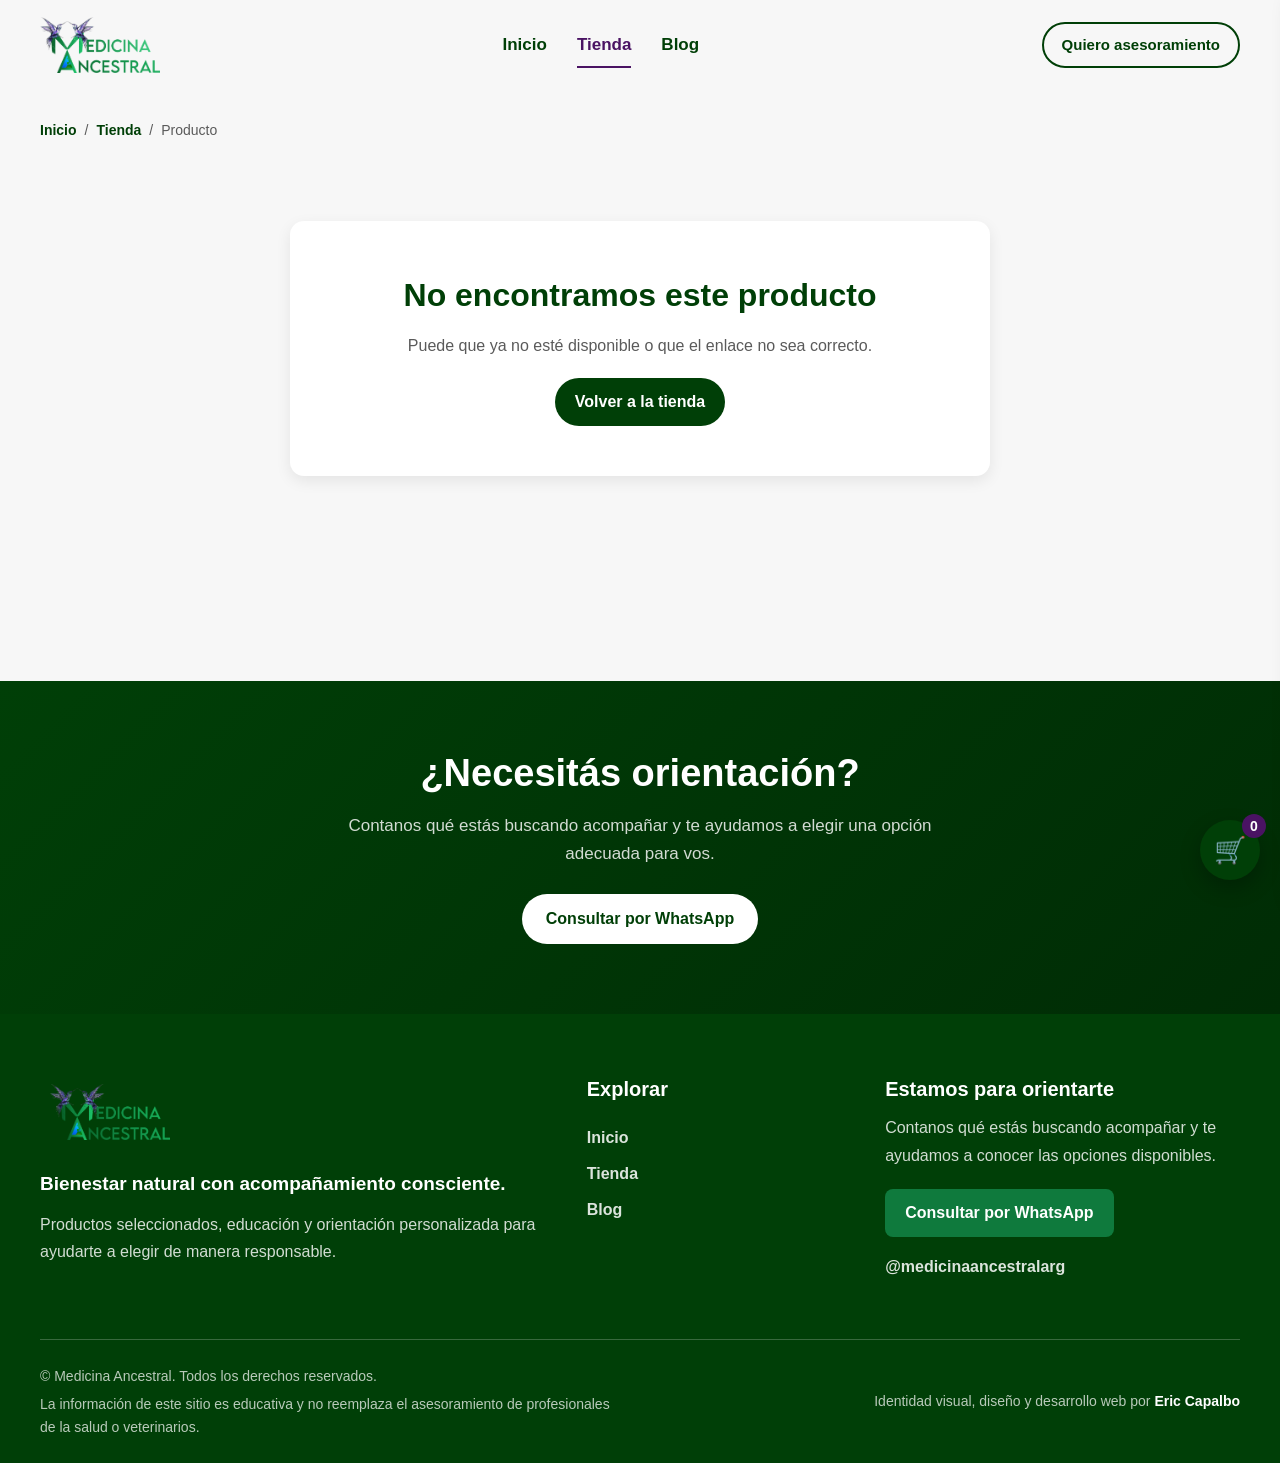
<file: producto.html>
<!DOCTYPE html>
<html lang="es">
<head>
  <meta charset="UTF-8">

  <meta
    name="viewport"
    content="width=device-width, initial-scale=1.0"
  >

  <meta
  name="description"
  id="meta-description-producto"
  content="Información del producto seleccionado en Medicina Ancestral."
  >

  <title>Producto | Medicina Ancestral</title>

  <link rel="stylesheet" href="./css/style.css">
</head>

<body>

  <a
  href="#contenido-principal"
  class="salto-contenido"
>
  Saltar al contenido principal
</a>

  <a
  href="#contenido-principal"
  class="salto-contenido"
  >
  Saltar al contenido principal
  </a>

  <!-- HEADER -->
  <header class="header-principal">

  <a
  href="./index.html"
  class="logo"
  aria-label="Ir al inicio de Medicina Ancestral"
  >
  <img
    src="./img/logo.png"
    alt=""
    decoding="async"
  >
  </a>

  <button
    type="button"
    class="menu-toggle"
    id="menu-toggle"
    aria-expanded="false"
    aria-controls="header-menu"
    aria-label="Abrir menú de navegación"
  >
    <span class="menu-toggle-linea"></span>
    <span class="menu-toggle-linea"></span>
    <span class="menu-toggle-linea"></span>
  </button>

  <div
    class="header-menu"
    id="header-menu"
  >

    <nav
      class="nav-principal"
      aria-label="Navegación principal"
    >

      <a href="./index.html">
        Inicio
      </a>

      <a
        href="./tienda.html"
        aria-current="page"
      >
        Tienda
      </a>

      <a href="./pages/blog.html">
        Blog
      </a>

    </nav>

    <a
      href="https://wa.me/5491138456670?text=Hola%2C%20estoy%20viendo%20un%20producto%20en%20la%20web%20y%20quisiera%20recibir%20orientaci%C3%B3n."
      target="_blank"
      rel="noopener noreferrer"
      class="header-asesoramiento"
    >
      Quiero asesoramiento
    </a>

  </div>

</header>

  <main
  id="contenido-principal"
  tabindex="-1"
  >

    <!-- NAVEGACIÓN SECUNDARIA -->
    <div class="producto-migas">
      <a href="./index.html">
        Inicio
      </a>

      <span aria-hidden="true">/</span>

      <a href="./tienda.html">
        Tienda
      </a>

      <span aria-hidden="true">/</span>

      <span id="miga-producto">
        Producto
      </span>
    </div>

    <!-- PRODUCTO DINÁMICO -->
    <section
      class="producto-detalle"
      id="producto-detalle"
      aria-live="polite"
    >
      <p class="producto-cargando">
        Cargando producto...
      </p>
    </section>

    <!-- ORIENTACIÓN -->
    <section class="orientacion-producto">
      <div class="orientacion-contenido">
        <h2>
          ¿Necesitás orientación?
        </h2>

        <p>
          Contanos qué estás buscando acompañar y te ayudamos
          a elegir una opción adecuada para vos.
        </p>

        <a
          href="https://wa.me/5491138456670?text=Hola%2C%20quisiera%20recibir%20orientaci%C3%B3n%20sobre%20un%20producto."
          target="_blank"
          rel="noopener noreferrer"
          class="btn-orientacion"
        >
          Consultar por WhatsApp
        </a>
      </div>
    </section>

  </main>

<footer class="footer-sitio">

  <div class="footer-contenido">

    <!-- IDENTIDAD -->
    <div class="footer-marca">
      <a
        href="./index.html"
        class="footer-logo"
        aria-label="Ir al inicio de Medicina Ancestral"
      >
        <img
          src="./img/logo.png"
          alt=""
          loading="lazy"
        >
      </a>

      <p class="footer-frase">
        Bienestar natural con acompañamiento consciente.
      </p>

      <p>
        Productos seleccionados, educación y orientación
        personalizada para ayudarte a elegir de manera responsable.
      </p>
    </div>

    <!-- NAVEGACIÓN -->
    <nav
      class="footer-navegacion"
      aria-label="Navegación del pie de página"
    >
      <h2>Explorar</h2>

      <a href="./index.html">
        Inicio
      </a>

      <a href="./tienda.html">
        Tienda
      </a>

      <a href="./pages/blog.html">
        Blog
      </a>
    </nav>

    <!-- CONTACTO -->
    <div class="footer-contacto">
      <h2>Estamos para orientarte</h2>

      <p>
        Contanos qué estás buscando acompañar y te ayudamos
        a conocer las opciones disponibles.
      </p>

      <a
        href="https://wa.me/5491138456670?text=Hola%2C%20quisiera%20recibir%20orientaci%C3%B3n%20sobre%20los%20productos%20de%20Medicina%20Ancestral."
        target="_blank"
        rel="noopener noreferrer"
        class="footer-whatsapp"
      >
        Consultar por WhatsApp
      </a>

      <a
        href="https://www.instagram.com/medicinaancestralarg/"
        target="_blank"
        rel="noopener noreferrer"
        class="footer-instagram"
      >
        @medicinaancestralarg
      </a>
    </div>

  </div>

  <div class="footer-legal">

  <div class="footer-legal-textos">
    <p>
      © Medicina Ancestral. Todos los derechos reservados.
    </p>

    <p>
      La información de este sitio es educativa y no reemplaza
      el asesoramiento de profesionales de la salud o veterinarios.
    </p>
  </div>

  <p class="footer-autor">
    Identidad visual, diseño y desarrollo web por 
    <a
      href="https://www.instagram.com/ericcapalbo/"
      target="_blank"
      rel="noopener noreferrer"
      aria-label="Ver perfil de Eric Capalbo"
    >
      Eric Capalbo
    </a>
  </p>

</div>

</footer>

  <!-- BOTÓN FLOTANTE DEL CARRITO -->
  <button
    type="button"
    class="carrito-flotante"
    id="abrir-carrito"
    aria-label="Abrir carrito de compras"
  >
    <span aria-hidden="true">🛒</span>
    <span id="contador-carrito">0</span>
  </button>

  <!-- CARRITO -->
<aside
  class="carrito-panel"
  id="carrito-panel"
  aria-label="Carrito de compras"
  aria-hidden="true"
  inert
>

    <div class="carrito-header">
      <h2>Mi carrito</h2>

      <button
        type="button"
        id="cerrar-carrito"
        aria-label="Cerrar carrito"
      >
        ✕
      </button>
    </div>

    <div
      id="carrito-items"
      class="carrito-items"
      aria-live="polite"
    ></div>

    <div class="carrito-footer">
      <p>
        Total:
        <strong id="carrito-total">$0</strong>
      </p>

      <div class="carrito-acciones">
        <button
          type="button"
          id="finalizar-whatsapp"
          class="btn-whatsapp"
        >
          Finalizar por WhatsApp
        </button>

        <button
          type="button"
          id="vaciar-carrito"
          class="btn-vaciar-carrito"
        >
          Vaciar carrito
        </button>
      </div>
    </div>
  </aside>

  <div
    class="carrito-overlay"
    id="carrito-overlay"
  ></div>

  <div
    class="notificacion"
    id="notificacion"
    role="status"
    aria-live="polite"
    aria-atomic="true"
  ></div>

  <script src="./js/helpers.js"></script>
  <script src="./js/catalogo-config.js"></script>
  <script src="./js/api.js"></script>
  <script src="./js/productos.js"></script>
  <script src="./js/carrito.js"></script>
  <script src="./js/producto.js"></script>
  <script src="./js/menu.js"></script>

</body>
</html>
</file>
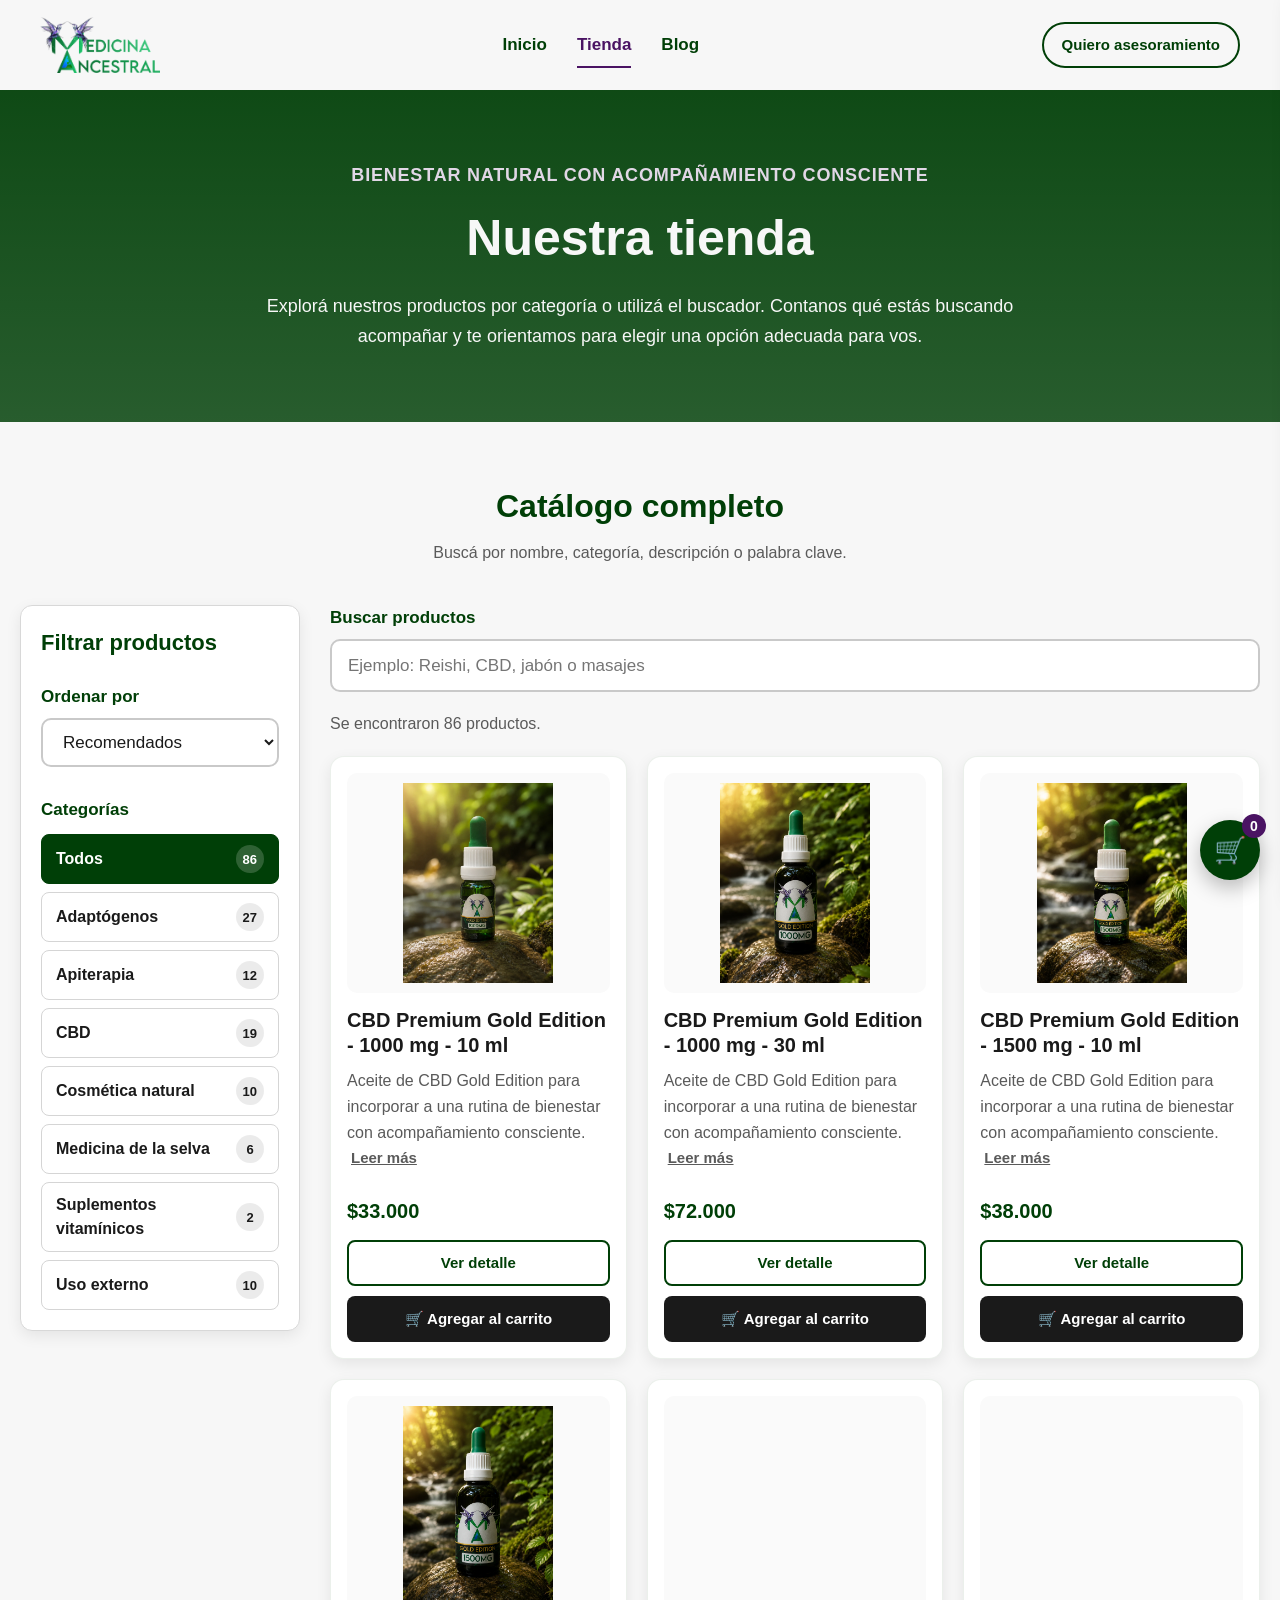
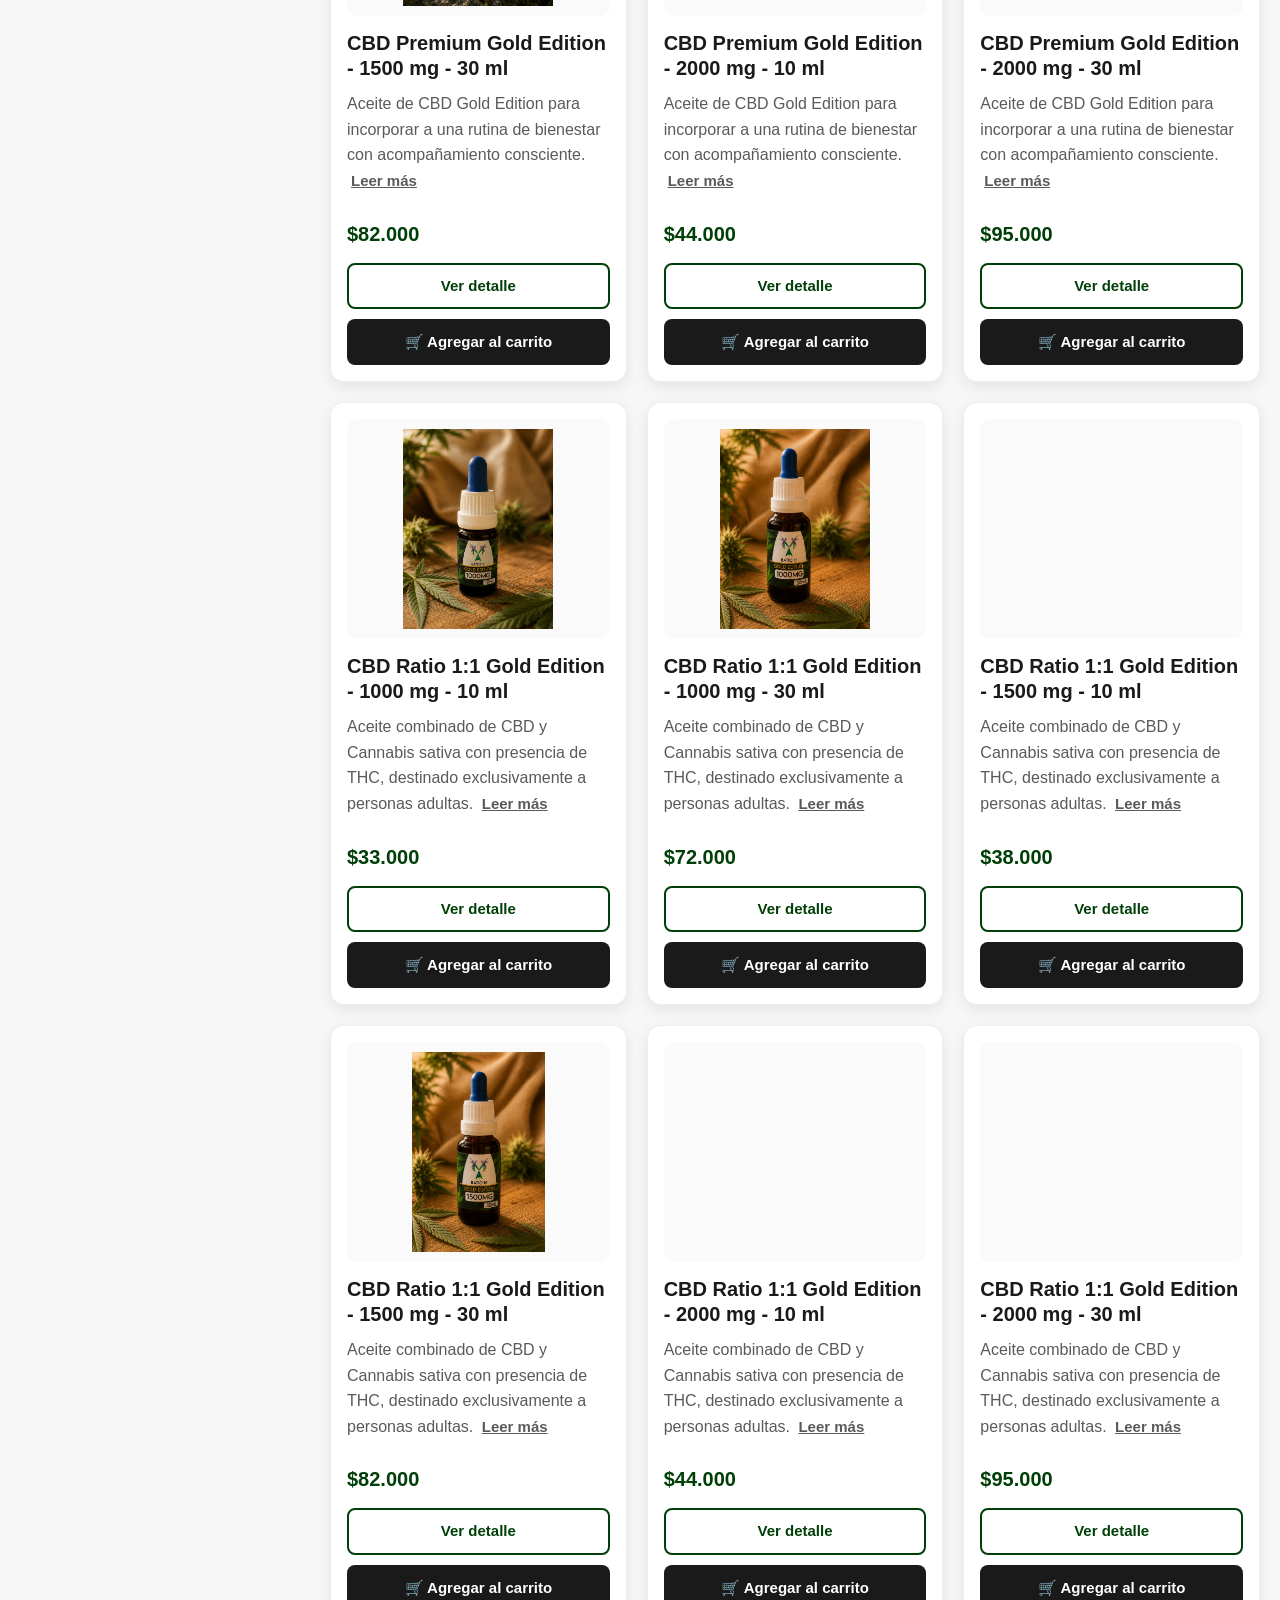
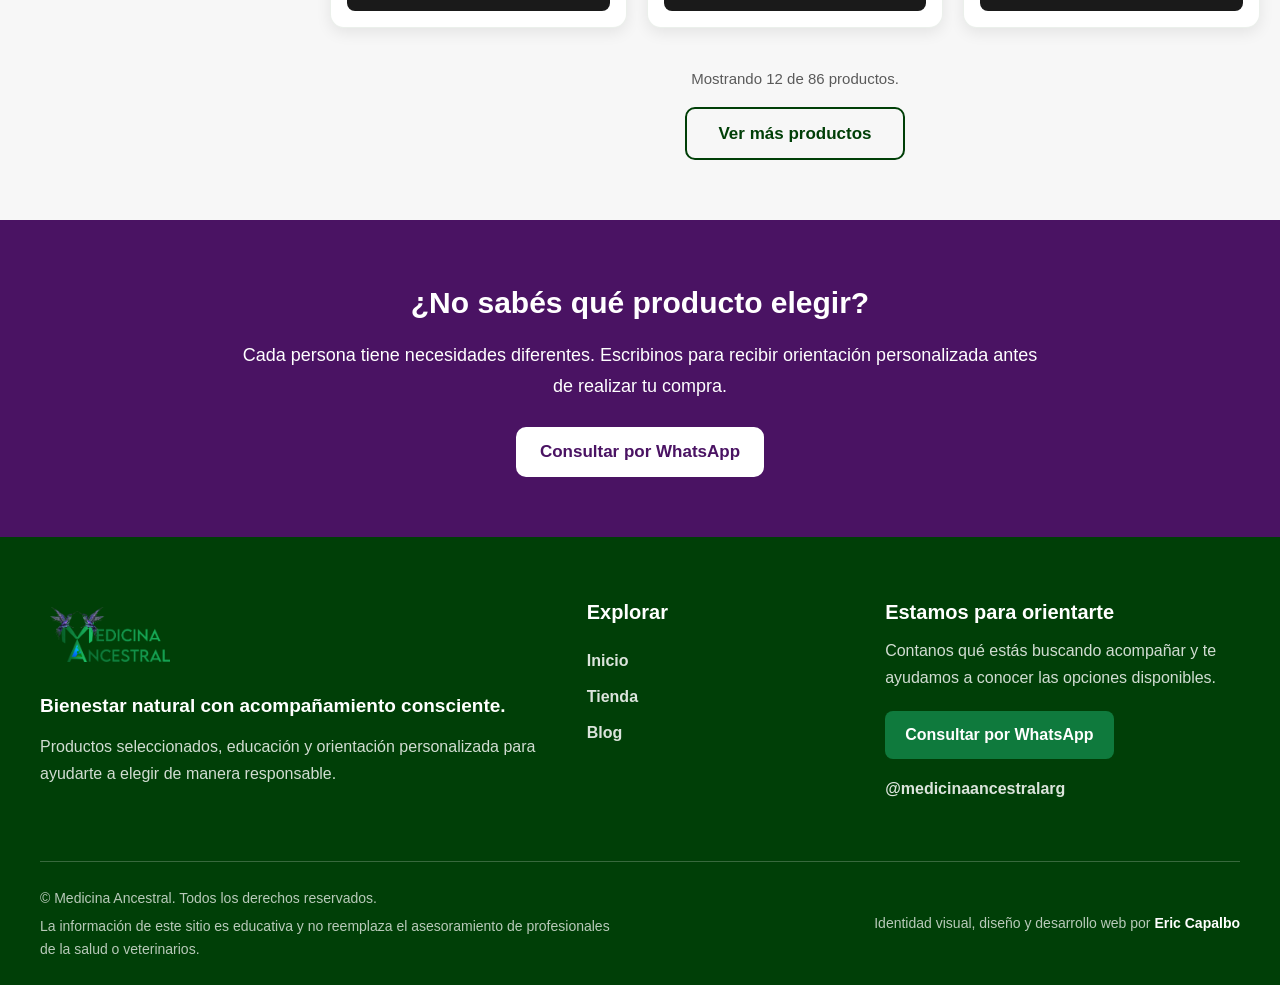
<file: tienda.html>
<!DOCTYPE html>
<html lang="es">
<head>
  <meta charset="UTF-8">

  <meta
    name="viewport"
    content="width=device-width, initial-scale=1.0"
  >

  <meta
    name="description"
    content="Catálogo de productos naturales de Medicina Ancestral. Encontrá opciones de bienestar con orientación personalizada."
  >

  <title>Tienda | Medicina Ancestral</title>

  <link rel="stylesheet" href="./css/style.css">
</head>

<body>

  <a
  href="#contenido-principal"
  class="salto-contenido"
  >
  Saltar al contenido principal
  </a>

  <!-- HEADER -->
  <header class="header-principal">

  <a
    href="./index.html"
    class="logo"
    aria-label="Ir al inicio de Medicina Ancestral"
  >
    <img
      src="./img/logo.png"
      alt=""
      decoding="async"
    >
  </a>

  <button
    type="button"
    class="menu-toggle"
    id="menu-toggle"
    aria-expanded="false"
    aria-controls="header-menu"
    aria-label="Abrir menú de navegación"
  >
    <span class="menu-toggle-linea"></span>
    <span class="menu-toggle-linea"></span>
    <span class="menu-toggle-linea"></span>
  </button>

  <div
    class="header-menu"
    id="header-menu"
  >

    <nav
      class="nav-principal"
      aria-label="Navegación principal"
    >

      <a href="./index.html">
        Inicio
      </a>

      <a
        href="./tienda.html"
        aria-current="page"
      >
        Tienda
      </a>

      <a href="./pages/blog.html">
        Blog
      </a>

    </nav>

    <a
      href="https://wa.me/5491138456670?text=Hola%2C%20quisiera%20recibir%20orientaci%C3%B3n%20para%20elegir%20un%20producto."
      target="_blank"
      rel="noopener noreferrer"
      class="header-asesoramiento"
    >
      Quiero asesoramiento
    </a>

  </div>

</header>

<main
  id="contenido-principal"
  tabindex="-1"
>

    <!-- PRESENTACIÓN DE LA TIENDA -->
    <section class="tienda-hero">
      <div class="tienda-hero-contenido">
        <p class="tienda-eyebrow">
          Bienestar natural con acompañamiento consciente
        </p>

        <h1>Nuestra tienda</h1>

        <p>
          Explorá nuestros productos por categoría o utilizá el buscador.
          Contanos qué estás buscando acompañar y te orientamos para elegir
          una opción adecuada para vos.
        </p>
      </div>
    </section>

    <!-- CATÁLOGO -->
    <section
      class="productos tienda-productos"
      id="productos"
      aria-labelledby="titulo-catalogo"
    >
      <div class="seccion-encabezado">
        <h2 id="titulo-catalogo">Catálogo completo</h2>

        <p id="ayuda-buscador-catalogo">
          Buscá por nombre, categoría, descripción o palabra clave.
        </p>
      </div>

     <!-- BOTÓN PARA CELULARES -->
<button
  type="button"
  class="abrir-filtros-btn"
  id="abrir-filtros"
  aria-controls="panel-filtros"
  aria-expanded="false"
>
  Filtrar y ordenar
</button>

<div class="catalogo-layout">

  <!-- BARRA LATERAL -->
  <aside
    class="panel-filtros"
    id="panel-filtros"
    aria-labelledby="titulo-panel-filtros"
  >
    <div class="panel-filtros-header">
      <h3 id="titulo-panel-filtros">Filtrar productos</h3>

      <button
        type="button"
        class="cerrar-filtros-btn"
        id="cerrar-filtros"
        aria-label="Cerrar filtros"
      >
        ✕
      </button>
    </div>

    <!-- ORDENAMIENTO -->
    <div class="ordenamiento-productos">
      <label for="ordenar-productos">
        Ordenar por
      </label>

      <select 
      id="ordenar-productos"
      aria-controls="productos-container"
      >
        <option value="recomendados">
          Recomendados
        </option>

        <option value="menor-precio">
          Menor precio
        </option>

        <option value="mayor-precio">
          Mayor precio
        </option>

        <option value="novedades">
          Novedades
        </option>

        <option value="ofertas">
          Ofertas
        </option>
      </select>
    </div>

    <!-- CATEGORÍAS DINÁMICAS -->
 <div class="categorias-panel">

  <h4
    class="categorias-panel-titulo"
    id="titulo-categorias"
  >
    Categorías
  </h4>

  <div
    class="filtros"
    id="filtros-categorias"
    role="group"
    aria-labelledby="titulo-categorias"
  ></div>

</div>

<div
  class="subcategorias-panel"
  id="subcategorias-panel"
  hidden
>

  <h4
    class="subcategorias-panel-titulo"
    id="titulo-subcategorias"
  >
    Subcategorías
  </h4>

  <div
    class="filtros-subcategorias"
    id="filtros-subcategorias"
    role="group"
    aria-labelledby="titulo-subcategorias"
  ></div>

</div>

    
  </aside>

  <!-- ÁREA PRINCIPAL -->
  <div class="catalogo-principal">

  <div 
    class="buscador-productos"
    role="search"
    aria-label="Buscar en el catálogo"
  >
    <label for="buscador">
      Buscar productos
    </label>

    <input
      type="search"
      id="buscador"
      placeholder="Ejemplo: Reishi, CBD, jabón o masajes"
      autocomplete="off"
      spellcheck="false"
      enterkeyhint="search"
      aria-describedby="ayuda-buscador-catalogo"
      aria-controls="productos-container"
    >
  </div>

    <p
      class="resultados-texto"
      id="resultados-texto"
      role="status"
      aria-live="polite"
      aria-atomic="true"
    >
    </p>

  <div
  class="productos-container"
  id="productos-container"
  role="list"
  aria-labelledby="titulo-catalogo"
  aria-describedby="resultados-texto"
  >
  </div>

  <div class="paginacion-catalogo">
    <p
    class="paginacion-texto"
    id="paginacion-texto"
    role="status"
    aria-live="polite"
    aria-atomic="true"
    >
    </p>

    <button
      type="button"
      class="cargar-mas-btn"
      id="cargar-mas-productos"
      aria-controls="productos-container"
      aria-describedby="paginacion-texto"
    >
      Ver más productos
    </button>
  </div>

</div>
<!-- FIN .catalogo-principal -->

</div>
<!-- FIN .catalogo-layout -->

<div
  class="filtros-overlay"
  id="filtros-overlay"
  aria-hidden="true"
></div>

</section>
<!-- FIN .tienda-productos -->

<!-- ORIENTACIÓN -->
    <section class="orientacion-tienda">
      <div class="orientacion-contenido">
        <h2>¿No sabés qué producto elegir?</h2>

        <p>
          Cada persona tiene necesidades diferentes. Escribinos para recibir
          orientación personalizada antes de realizar tu compra.
        </p>

        <a
          href="https://wa.me/5491138456670?text=Hola%2C%20quisiera%20recibir%20orientaci%C3%B3n%20para%20elegir%20un%20producto."
          target="_blank"
          rel="noopener noreferrer"
          class="btn-orientacion"
        >
          Consultar por WhatsApp
        </a>
      </div>
    </section>

  </main>

<footer class="footer-sitio">

  <div class="footer-contenido">

    <!-- IDENTIDAD -->
    <div class="footer-marca">
      <a
        href="./index.html"
        class="footer-logo"
        aria-label="Ir al inicio de Medicina Ancestral"
      >
        <img
          src="./img/logo.png"
          alt=""
          loading="lazy"
        >
      </a>

      <p class="footer-frase">
        Bienestar natural con acompañamiento consciente.
      </p>

      <p>
        Productos seleccionados, educación y orientación
        personalizada para ayudarte a elegir de manera responsable.
      </p>
    </div>

    <!-- NAVEGACIÓN -->
    <nav
      class="footer-navegacion"
      aria-label="Navegación del pie de página"
    >
      <h2>Explorar</h2>

      <a href="./index.html">
        Inicio
      </a>

      <a href="./tienda.html">
        Tienda
      </a>

      <a href="./pages/blog.html">
        Blog
      </a>
    </nav>

    <!-- CONTACTO -->
    <div class="footer-contacto">
      <h2>Estamos para orientarte</h2>

      <p>
        Contanos qué estás buscando acompañar y te ayudamos
        a conocer las opciones disponibles.
      </p>

      <a
        href="https://wa.me/5491138456670?text=Hola%2C%20quisiera%20recibir%20orientaci%C3%B3n%20sobre%20los%20productos%20de%20Medicina%20Ancestral."
        target="_blank"
        rel="noopener noreferrer"
        class="footer-whatsapp"
      >
        Consultar por WhatsApp
      </a>

      <a
        href="https://www.instagram.com/medicinaancestralarg/"
        target="_blank"
        rel="noopener noreferrer"
        class="footer-instagram"
      >
        @medicinaancestralarg
      </a>
    </div>

  </div>

  <div class="footer-legal">

  <div class="footer-legal-textos">
    <p>
      © Medicina Ancestral. Todos los derechos reservados.
    </p>

    <p>
      La información de este sitio es educativa y no reemplaza
      el asesoramiento de profesionales de la salud o veterinarios.
    </p>
  </div>

  <p class="footer-autor">
    Identidad visual, diseño y desarrollo web por 
    <a
      href="https://www.instagram.com/ericcapalbo/"
      target="_blank"
      rel="noopener noreferrer"
      aria-label="Ver perfil de Eric Capalbo"
    >
      Eric Capalbo
    </a>
  </p>

</div>

</footer>

  <!-- BOTÓN FLOTANTE DEL CARRITO -->
  <button
    type="button"
    class="carrito-flotante"
    id="abrir-carrito"
    aria-label="Abrir carrito de compras"
  >
    <span aria-hidden="true">🛒</span>
    <span id="contador-carrito">0</span>
  </button>


  
  <!-- CARRITO LATERAL -->
<aside
  class="carrito-panel"
  id="carrito-panel"
  aria-label="Carrito de compras"
  aria-hidden="true"
  inert
>
    <div class="carrito-header">
      <h2>Mi carrito</h2>

      <button
        type="button"
        id="cerrar-carrito"
        aria-label="Cerrar carrito"
      >
        ✕
      </button>
    </div>

    <div
  id="carrito-items"
  class="carrito-items"
  aria-live="polite"
></div>

    <div class="carrito-footer">
  <p>
    Total:
    <strong id="carrito-total">$0</strong>
  </p>

  <div class="carrito-acciones">
    <button
      type="button"
      id="finalizar-whatsapp"
      class="btn-whatsapp"
    >
      Finalizar por WhatsApp
    </button>

    <button
      type="button"
      id="vaciar-carrito"
      class="btn-vaciar-carrito"
    >
      Vaciar carrito
    </button>
  </div>
</div>
  </aside>

  <div
    class="carrito-overlay"
    id="carrito-overlay"
  ></div>

  <div
    class="notificacion"
    id="notificacion"
    role="status"
    aria-live="polite"
    aria-atomic="true"
  ></div>


  
  <!-- SCRIPTS -->
  <script src="./js/helpers.js"></script>
  <script src="./js/catalogo-config.js"></script>
  <script src="./js/api.js"></script>
  <script src="./js/productos.js"></script>
  <script src="./js/carrito.js"></script>
  <script src="./js/paginacion.js"></script>
  <script src="./js/filtros.js"></script>
  <script src="./js/ui-tienda.js"></script>
  <script src="./js/tienda.js"></script>
  <script src="./js/menu.js"></script>

</body>
</html>
</file>
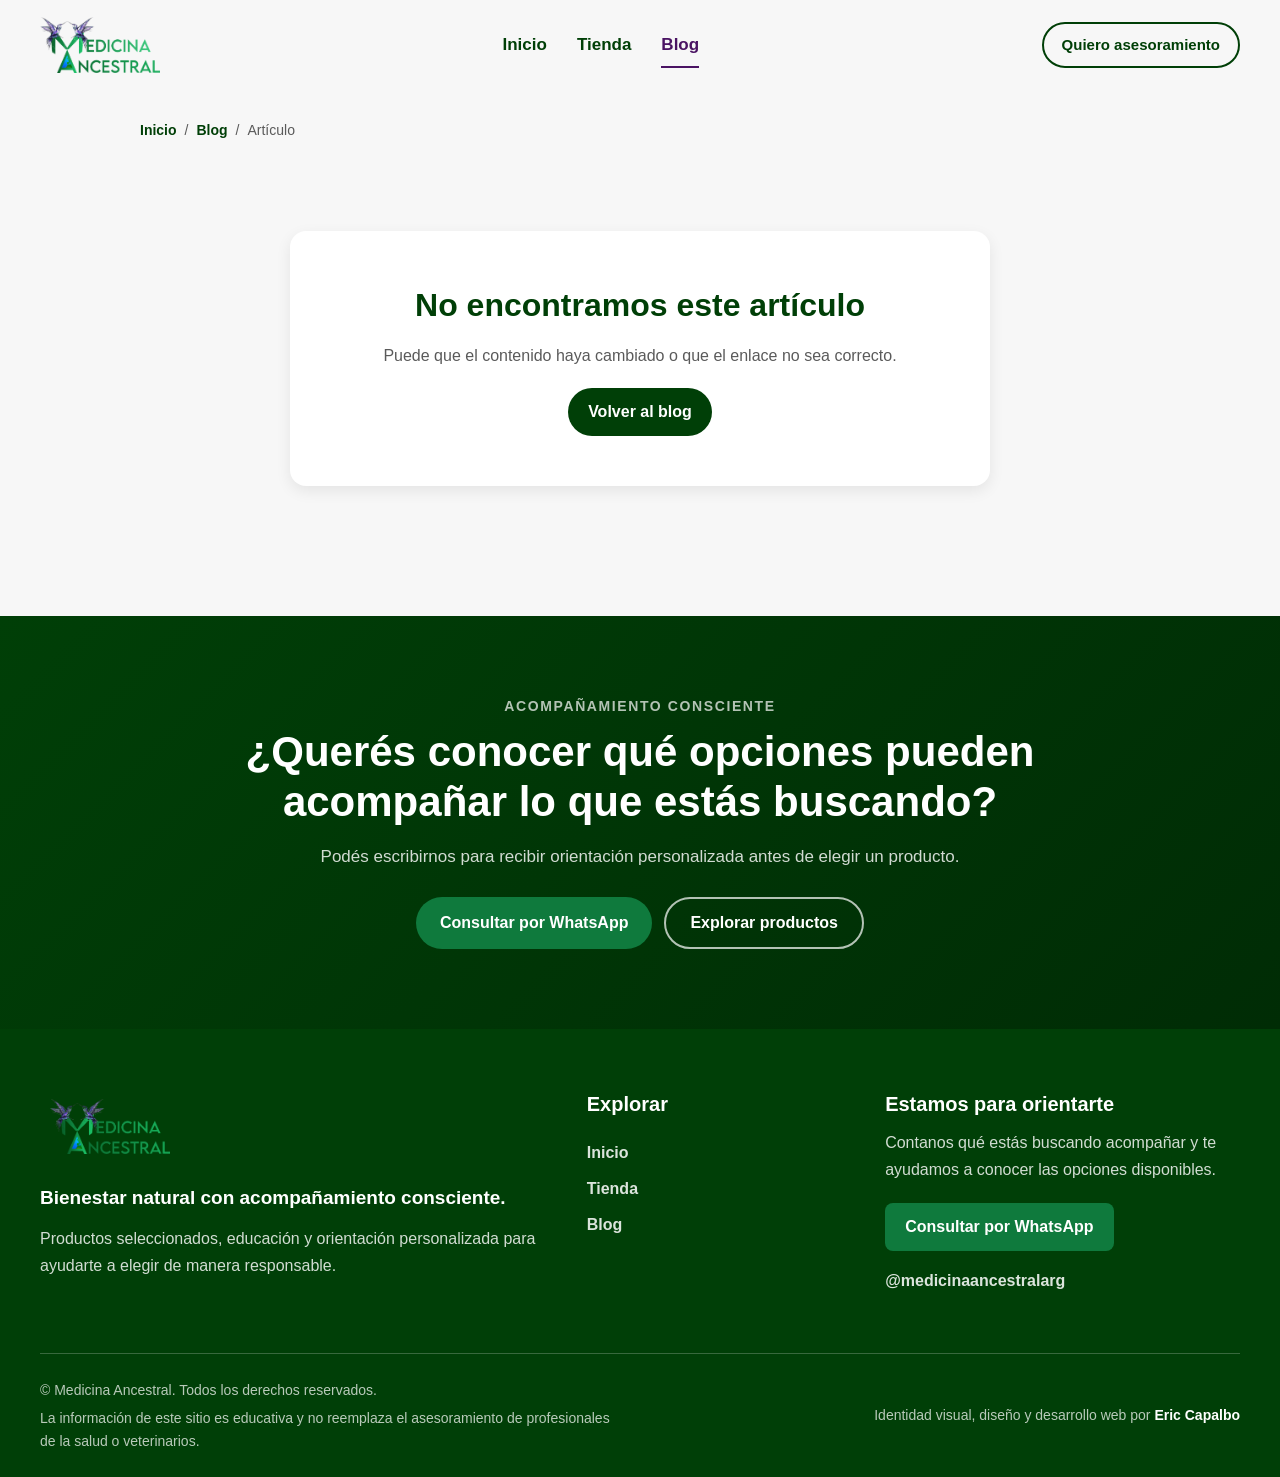
<file: pages/articulo.html>
<!DOCTYPE html>
<html lang="es">

<head>

  <meta charset="UTF-8">

  <meta
    name="viewport"
    content="width=device-width, initial-scale=1.0"
  >

  <meta
    name="description"
    content="Artículo educativo de Medicina Ancestral sobre bienestar natural."
    id="meta-description"
  >

  <title>
    Artículo | Medicina Ancestral
  </title>

  <link
    rel="stylesheet"
    href="../css/style.css"
  >

</head>


<body>

  <a
  href="#contenido-principal"
  class="salto-contenido"
  >
  Saltar al contenido principal
  </a>

<header class="header-principal">

  <a
  href="../index.html"
  class="logo"
  aria-label="Ir al inicio de Medicina Ancestral"
  >
    <img
      src="../img/logo.png"
      alt=""
      decoding="async"
    >
  </a>

  <button
    type="button"
    class="menu-toggle"
    id="menu-toggle"
    aria-expanded="false"
    aria-controls="header-menu"
    aria-label="Abrir menú de navegación"
  >
    <span class="menu-toggle-linea"></span>
    <span class="menu-toggle-linea"></span>
    <span class="menu-toggle-linea"></span>
  </button>

  <div
    class="header-menu"
    id="header-menu"
  >

    <nav
      class="nav-principal"
      aria-label="Navegación principal"
    >

      <a href="../index.html">
        Inicio
      </a>

      <a href="../tienda.html">
        Tienda
      </a>

      <a
        href="./blog.html"
        aria-current="page"
      >
        Blog
      </a>

    </nav>

    <a
      href="https://wa.me/5491138456670?text=Hola%2C%20estuve%20leyendo%20un%20art%C3%ADculo%20y%20quisiera%20recibir%20orientaci%C3%B3n."
      target="_blank"
      rel="noopener noreferrer"
      class="header-asesoramiento"
    >
      Quiero asesoramiento
    </a>

  </div>

</header>


  <main
  id="contenido-principal"
  tabindex="-1"
  >

    <!-- MIGAS DE PAN -->
    <nav
      class="articulo-migas"
      aria-label="Navegación del artículo"
    >

      <a href="../index.html">
        Inicio
      </a>

      <span aria-hidden="true">
        /
      </span>

      <a href="./blog.html">
        Blog
      </a>

      <span aria-hidden="true">
        /
      </span>

      <span id="articulo-miga-titulo">
        Artículo
      </span>

    </nav>


    <!-- ARTÍCULO DINÁMICO -->
    <article
      class="articulo-pagina"
      id="articulo-contenedor"
    >

      <div class="articulo-cargando">
        <p>
          Cargando artículo...
        </p>
      </div>

    </article>


    <!-- CTA FINAL -->
    <section class="articulo-cta">

      <div class="articulo-cta-contenido">

        <p class="seccion-eyebrow">
          Acompañamiento consciente
        </p>

        <h2>
          ¿Querés conocer qué opciones pueden acompañar
          lo que estás buscando?
        </h2>

        <p>
          Podés escribirnos para recibir orientación
          personalizada antes de elegir un producto.
        </p>

        <div class="articulo-cta-acciones">

          <a
            href="https://wa.me/5491138456670?text=Hola%2C%20estuve%20leyendo%20un%20art%C3%ADculo%20del%20blog%20y%20quisiera%20recibir%20orientaci%C3%B3n."
            target="_blank"
            rel="noopener noreferrer"
            class="articulo-cta-principal"
          >
            Consultar por WhatsApp
          </a>

          <a
            href="../tienda.html"
            class="articulo-cta-secundario"
          >
            Explorar productos
          </a>

        </div>

      </div>

    </section>

  </main>


  <!-- FOOTER -->
  <footer class="footer-sitio">

    <div class="footer-contenido">

      <div class="footer-marca">

        <a
          href="../index.html"
          class="footer-logo"
        >
          <img
            src="../img/logo.png"
            alt=""
            loading="lazy"
          >
        </a>

        <p class="footer-frase">
          Bienestar natural con acompañamiento consciente.
        </p>

        <p>
          Productos seleccionados, educación y orientación
          personalizada para ayudarte a elegir de manera responsable.
        </p>

      </div>


      <nav
        class="footer-navegacion"
        aria-label="Navegación del pie de página"
      >

        <h2>
          Explorar
        </h2>

        <a href="../index.html">
          Inicio
        </a>

        <a href="../tienda.html">
          Tienda
        </a>

        <a href="./blog.html">
          Blog
        </a>

      </nav>


      <div class="footer-contacto">

        <h2>
          Estamos para orientarte
        </h2>

        <p>
          Contanos qué estás buscando acompañar y te ayudamos
          a conocer las opciones disponibles.
        </p>

        <a
          href="https://wa.me/5491138456670"
          target="_blank"
          rel="noopener noreferrer"
          class="footer-whatsapp"
        >
          Consultar por WhatsApp
        </a>

        <a
          href="https://www.instagram.com/medicinaancestralarg/"
          target="_blank"
          rel="noopener noreferrer"
          class="footer-instagram"
        >
          @medicinaancestralarg
        </a>

      </div>

    </div>


    <div class="footer-legal">

      <div class="footer-legal-textos">

        <p>
          © Medicina Ancestral.
          Todos los derechos reservados.
        </p>

        <p>
          La información de este sitio es educativa
          y no reemplaza el asesoramiento de profesionales
          de la salud o veterinarios.
        </p>

      </div>

      <p class="footer-autor">

        Identidad visual, diseño y desarrollo web por

        <a
          href="https://www.instagram.com/ericcapalbo/"
          target="_blank"
          rel="noopener noreferrer"
        >
          Eric Capalbo
        </a>

      </p>

    </div>

  </footer>


  <script src="../js/articulo.js"></script>
  <script src="../js/menu.js"></script>

</body>

</html>
</file>
<file: css/style.css>
:root {
  --color-fondo: #F7F7F7;
  --color-verde: #003F07;
  --color-violeta: #4A1363;
  --color-negro: #1A1A1A;
  --color-blanco: #FFFFFF;
  --color-gris: #5A5A5A;
  --color-borde: #D8D8D8;
  --color-whatsapp: #0F7A3D;
  --sombra-suave: 0 0.5rem 1.5rem rgba(0, 0, 0, 0.08);
  --sombra-media: 0 1rem 2.5rem rgba(0, 0, 0, 0.15);
}

/* ==================================================
   RESET Y BASE
================================================== */

*,
*::before,
*::after {
  margin: 0;
  padding: 0;
  box-sizing: border-box;
}

html {
  font-size: 62.5%; /* 1rem = 10px */
  scroll-behavior: smooth;
}

body {
  min-height: 100vh;
  font-family: Arial, Helvetica, sans-serif;
  background-color: var(--color-fondo);
  color: var(--color-negro);
  font-size: 1.6rem;
  line-height: 1.5;
}

img {
  display: block;
  max-width: 100%;
}

button,
input,
select,
textarea {
  font: inherit;
}

button,
select {
  cursor: pointer;
}

a {
  color: inherit;
}

h1 {
  font-size: 3.2rem;
}

h2 {
  font-size: 2.4rem;
}

h3 {
  font-size: 2rem;
}

p {
  font-size: 1.6rem;
}

section {
  padding: 4rem 2rem;
}

/* ==================================================
   ACCESIBILIDAD: SALTAR AL CONTENIDO
================================================== */

.salto-contenido {
  position: fixed;
  top: 1.5rem;
  left: 1.5rem;

  z-index: 10000;

  padding: 1.2rem 1.8rem;

  border-radius: 0.8rem;

  background-color: var(--color-violeta);
  color: var(--color-blanco);

  font-size: 1.6rem;
  font-weight: 700;
  text-decoration: none;

  box-shadow:
    0 0.5rem 1.5rem
    rgba(0, 0, 0, 0.2);

  transform: translateY(-200%);
  transition:
    transform 0.2s ease;
}


.salto-contenido:focus {
  transform: translateY(0);
  outline:
    0.3rem solid
    var(--color-blanco);

  outline-offset: 0.3rem;
}


/* ==================================================
   HEADER Y NAVEGACIÓN
================================================== */

.header-principal {
  position: relative;
  z-index: 1000;

  display: grid;

  grid-template-columns:
    auto
    minmax(0, 1fr);

  align-items: center;

  gap: 3rem;

  width: 100%;
  min-height: 9rem;

  padding:
    1.5rem
    4rem;

  background-color:
    var(--color-fondo);

  color:
    var(--color-verde);
}

.logo {
  display: inline-flex;
  align-items: center;

  text-decoration: none;
}

.logo img {
  width: 12rem;
  height: auto;
}

/* ==================================================
   CONTENEDOR DEL MENÚ
================================================== */

.header-menu {
  display: grid;

  grid-template-columns:
    minmax(0, 1fr)
    auto;

  align-items: center;

  gap: 3rem;

  min-width: 0;
}

/* ==================================================
   BOTÓN MENÚ HAMBURGUESA
================================================== */

.menu-toggle {
  display: none;

  position: relative;

  width: 4.8rem;
  height: 4.8rem;

  padding: 1rem;

  border:
    0.1rem solid
    rgba(0, 63, 7, 0.18);

  border-radius: 1rem;

  background-color:
    var(--color-blanco);

  color:
    var(--color-verde);

  cursor: pointer;

  transition:
    background-color 0.2s ease,
    border-color 0.2s ease;
}


.menu-toggle:hover,
.menu-toggle:focus-visible {
  border-color:
    var(--color-verde);

  background-color:
    rgba(0, 63, 7, 0.05);
}


.menu-toggle-linea {
  position: absolute;

  left: 50%;

  width: 2.4rem;
  height: 0.25rem;

  border-radius: 999rem;

  background-color:
    var(--color-verde);

  transform:
    translateX(-50%);

  transition:
    transform 0.25s ease,
    opacity 0.2s ease,
    top 0.25s ease;
}


.menu-toggle-linea:nth-child(1) {
  top: 1.5rem;
}


.menu-toggle-linea:nth-child(2) {
  top: 2.25rem;
}


.menu-toggle-linea:nth-child(3) {
  top: 3rem;
}

/* Menú abierto */

.header-principal.menu-abierto
.menu-toggle-linea:nth-child(1) {
  top: 2.25rem;

  transform:
    translateX(-50%)
    rotate(45deg);
}


.header-principal.menu-abierto
.menu-toggle-linea:nth-child(2) {
  opacity: 0;
}


.header-principal.menu-abierto
.menu-toggle-linea:nth-child(3) {
  top: 2.25rem;

  transform:
    translateX(-50%)
    rotate(-45deg);
}

.nav-principal {
  display: flex;
  justify-content: center;
  align-items: center;
  gap: 3rem;
}

.nav-principal a {
  position: relative;

  padding: 1rem 0;

  color: var(--color-verde);

  font-size: 1.7rem;
  font-weight: 700;
  text-decoration: none;
}

.nav-principal a::after {
  content: "";

  position: absolute;
  right: 0;
  bottom: 0;
  left: 0;

  height: 0.2rem;

  background-color: var(--color-violeta);

  transform: scaleX(0);

  transition:
    transform 0.25s ease;
}

.nav-principal a:hover,
.nav-principal a:focus-visible,
.nav-principal a[aria-current="page"] {
  color: var(--color-violeta);
}

.nav-principal a:hover::after,
.nav-principal a:focus-visible::after,
.nav-principal a[aria-current="page"]::after {
  transform: scaleX(1);
}

.header-asesoramiento {
  display: inline-flex;
  justify-content: center;
  align-items: center;

  min-height: 4.6rem;
  padding: 1rem 1.8rem;

  border: 0.2rem solid var(--color-verde);
  border-radius: 999rem;

  color: var(--color-verde);

  font-size: 1.5rem;
  font-weight: 700;
  text-decoration: none;

  transition:
    background-color 0.25s ease,
    color 0.25s ease,
    transform 0.25s ease;
}

.header-asesoramiento:hover,
.header-asesoramiento:focus-visible {
  transform: translateY(-0.2rem);

  background-color: var(--color-verde);
  color: var(--color-blanco);
}

/* ==================================================
   HERO LANDING
================================================== */

.hero {
  position: relative;

  display: flex;
  align-items: center;

  min-height: 68rem;
  padding: 9rem 4rem;

  overflow: hidden;

  background:
    linear-gradient(
      90deg,
      rgba(15, 40, 30, 0.94) 0%,
      rgba(15, 40, 30, 0.82) 45%,
      rgba(15, 40, 30, 0.48) 100%
    ),
    url("../img/hero-img.webp")
      center / cover no-repeat;

  color: var(--color-blanco);
}

.hero-contenido {
  position: relative;
  z-index: 2;

  width: min(100%, 120rem);
  margin: 0 auto;

  text-align: left;
}

.hero-eyebrow {
  margin-bottom: 1.5rem;

  color: rgba(255, 255, 255, 0.82);

  font-size: 1.5rem;
  font-weight: 700;

  letter-spacing: 0.18rem;
  text-transform: uppercase;
}

.hero h1 {
  max-width: 75rem;
  margin-bottom: 2rem;

  color: var(--color-blanco);

  font-size: clamp(
    4rem,
    6vw,
    6.8rem
  );

  line-height: 1.05;
  letter-spacing: -0.1rem;
}

.hero h1 span {
  display: block;

  color: #E1D7E6;
}

.hero-descripcion {
  max-width: 65rem;
  margin-bottom: 3rem;

  color: rgba(255, 255, 255, 0.9);

  font-size: clamp(
    1.8rem,
    2vw,
    2.1rem
  );

  line-height: 1.7;
}

.hero-acciones {
  display: flex;
  flex-wrap: wrap;
  gap: 1.2rem;

  margin-bottom: 2rem;
}

.hero-btn {
  display: inline-flex;
  justify-content: center;
  align-items: center;

  min-height: 5.2rem;
  padding: 1.2rem 2.4rem;

  border-radius: 999rem;

  font-size: 1.6rem;
  font-weight: 700;
  text-decoration: none;

  transition:
    transform 0.25s ease,
    background-color 0.25s ease,
    color 0.25s ease,
    box-shadow 0.25s ease;
}

.hero-btn:hover,
.hero-btn:focus-visible {
  transform: translateY(-0.2rem);
}

.hero-btn-principal {
  background-color: var(--color-blanco);
  color: var(--color-verde);
}

.hero-btn-principal:hover,
.hero-btn-principal:focus-visible {
  box-shadow: var(--sombra-media);

  background-color: var(--color-fondo);
}

.hero-btn-secundario {
  border: 0.2rem solid rgba(
    255,
    255,
    255,
    0.72
  );

  color: var(--color-blanco);
}

.hero-btn-secundario:hover,
.hero-btn-secundario:focus-visible {
  background-color: var(--color-blanco);
  color: var(--color-violeta);
}

.hero-nota {
  color: rgba(255, 255, 255, 0.86);

  font-size: 1.5rem;
  line-height: 1.6;
}

/* ==================================================
   BENEFICIOS RÁPIDOS
================================================== */

.beneficios-rapidos {
  padding: 0 2rem;

  background-color: var(--color-blanco);
}

.beneficios-rapidos-contenido {
  display: grid;
  grid-template-columns:
    repeat(3, 1fr);

  gap: 0;

  width: min(100%, 120rem);
  margin: 0 auto;
}

.beneficio-rapido {
  display: flex;
  align-items: flex-start;
  gap: 1.5rem;

  padding: 3rem;

  border-right:
    0.1rem solid var(--color-borde);
}

.beneficio-rapido:last-child {
  border-right: none;
}

.beneficio-icono {
  display: grid;
  flex: 0 0 auto;

  place-items: center;

  width: 4.8rem;
  height: 4.8rem;

  border-radius: 50%;

  background-color:
    rgba(0, 63, 7, 0.08);

  color: var(--color-verde);

  font-size: 2.2rem;
}

.beneficio-rapido h2 {
  margin-bottom: 0.5rem;

  color: var(--color-verde);

  font-size: 1.7rem;
}

.beneficio-rapido p {
  color: var(--color-gris);

  font-size: 1.4rem;
  line-height: 1.6;
}

/* ==================================================
   LANDING: NECESIDADES
================================================== */

.necesidades {
  padding: 9rem 2rem;

  background-color: var(--color-fondo);
}

.necesidades-encabezado {
  width: min(100%, 75rem);
  margin: 0 auto 5rem;

  text-align: center;
}

.seccion-eyebrow {
  margin-bottom: 1rem;

  color: var(--color-violeta);

  font-size: 1.4rem;
  font-weight: 700;

  letter-spacing: 0.16rem;
  text-transform: uppercase;
}

.necesidades-encabezado h2 {
  margin-bottom: 1.5rem;

  color: var(--color-verde);

  font-size: clamp(
    3rem,
    5vw,
    4.4rem
  );

  line-height: 1.15;
}

.necesidades-encabezado > p:last-child {
  color: var(--color-gris);

  font-size: 1.8rem;
  line-height: 1.7;
}

.necesidades-grid {
  display: grid;

  grid-template-columns:
    repeat(3, minmax(0, 1fr));

  gap: 2rem;

  width: min(100%, 120rem);
  margin: 0 auto;
}

.necesidad-card {
  position: relative;

  display: flex;
  flex-direction: column;

  min-height: 32rem;
  padding: 3rem;

  overflow: hidden;

  border:
    0.1rem solid rgba(0, 63, 7, 0.12);

  border-radius: 1.6rem;

  background-color: var(--color-blanco);

  box-shadow: var(--sombra-suave);

  transition:
    transform 0.25s ease,
    box-shadow 0.25s ease,
    border-color 0.25s ease;
}

.necesidad-card:hover {
  transform: translateY(-0.5rem);

  border-color:
    rgba(0, 63, 7, 0.35);

  box-shadow: var(--sombra-media);
}

.necesidad-icono {
  display: grid;
  place-items: center;

  width: 5.5rem;
  height: 5.5rem;

  margin-bottom: 2rem;

  border-radius: 50%;

  background-color:
    rgba(0, 63, 7, 0.08);

  color: var(--color-verde);

  font-size: 2.7rem;
}

.necesidad-card h3 {
  margin-bottom: 1.2rem;

  color: var(--color-verde);

  font-size: 2.2rem;
}

.necesidad-card p {
  flex-grow: 1;

  margin-bottom: 2.5rem;

  color: var(--color-gris);

  line-height: 1.7;
}

.necesidad-link {
  display: inline-flex;
  align-items: center;

  gap: 0.8rem;

  align-self: flex-start;

  color: var(--color-violeta);

  font-size: 1.6rem;
  font-weight: 700;

  text-decoration: none;
}

.necesidad-link span {
  transition:
    transform 0.2s ease;
}

.necesidad-link:hover span,
.necesidad-link:focus-visible span {
  transform: translateX(0.5rem);
}

.necesidad-link:hover,
.necesidad-link:focus-visible {
  text-decoration: underline;
}

.necesidad-card-destacada {
  background:
    linear-gradient(
      145deg,
      var(--color-verde),
      #002c05
    );

  border-color: transparent;

  color: var(--color-blanco);
}

.necesidad-card-destacada
.necesidad-icono {
  background-color:
    rgba(255, 255, 255, 0.12);

  color: var(--color-blanco);
}

.necesidad-card-destacada h3,
.necesidad-card-destacada p,
.necesidad-card-destacada
.necesidad-link {
  color: var(--color-blanco);
}

/* ==================================================
   CTA DENTRO DE NECESIDADES
================================================== */

.necesidades-ayuda {
  display: flex;
  justify-content: space-between;
  align-items: center;

  gap: 3rem;

  width: min(100%, 120rem);

  margin:
    4rem auto 0;

  padding: 3rem 3.5rem;

  border-radius: 1.6rem;

  background-color:
    rgba(74, 19, 99, 0.07);

  border:
    0.1rem solid
    rgba(74, 19, 99, 0.15);
}

.necesidades-ayuda h3 {
  margin-bottom: 0.6rem;

  color: var(--color-violeta);

  font-size: 2rem;
}

.necesidades-ayuda p {
  color: var(--color-gris);

  line-height: 1.6;
}

.necesidades-ayuda-btn {
  display: inline-flex;
  flex: 0 0 auto;

  justify-content: center;
  align-items: center;

  min-height: 5rem;

  padding:
    1.2rem
    2.4rem;

  border-radius: 999rem;

  background-color:
    var(--color-violeta);

  color: var(--color-blanco);

  font-size: 1.6rem;
  font-weight: 700;

  text-decoration: none;

  transition:
    transform 0.25s ease,
    box-shadow 0.25s ease;
}

.necesidades-ayuda-btn:hover,
.necesidades-ayuda-btn:focus-visible {
  transform:
    translateY(-0.2rem);

  box-shadow:
    var(--sombra-media);
}

/* ==================================================
   LANDING: CATEGORÍAS
================================================== */

.categorias-home {
  padding: 9rem 2rem;

  background-color: var(--color-blanco);
}

.categorias-home-encabezado {
  width: min(100%, 75rem);
  margin: 0 auto 5rem;

  text-align: center;
}

.categorias-home-encabezado h2 {
  margin-bottom: 1.5rem;

  color: var(--color-verde);

  font-size: clamp(
    3rem,
    5vw,
    4.4rem
  );

  line-height: 1.15;
}

.categorias-home-encabezado > p:last-child {
  color: var(--color-gris);

  font-size: 1.8rem;
  line-height: 1.7;
}

.categorias-home-grid {
  display: grid;

  grid-template-columns:
    repeat(3, minmax(0, 1fr));

  gap: 2rem;

  width: min(100%, 120rem);
  margin: 0 auto;
}

.categoria-home-card {
  display: flex;
  align-items: flex-start;
  gap: 2rem;

  min-height: 24rem;
  padding: 3rem;

  border:
    0.1rem solid rgba(0, 63, 7, 0.12);

  border-radius: 1.6rem;

  background-color: var(--color-fondo);
  color: var(--color-negro);

  text-decoration: none;

  transition:
    transform 0.25s ease,
    box-shadow 0.25s ease,
    border-color 0.25s ease;
}

.categoria-home-card:hover,
.categoria-home-card:focus-visible {
  transform: translateY(-0.5rem);

  border-color:
    rgba(0, 63, 7, 0.35);

  box-shadow: var(--sombra-media);
}

.categoria-home-icono {
  display: grid;
  flex: 0 0 auto;

  place-items: center;

  width: 5.5rem;
  height: 5.5rem;

  border-radius: 50%;

  background-color:
    rgba(0, 63, 7, 0.09);

  color: var(--color-verde);

  font-size: 2.5rem;
}

.categoria-home-contenido {
  display: flex;
  flex: 1;
  flex-direction: column;

  min-width: 0;
  height: 100%;
}

.categoria-home-card h3 {
  margin-bottom: 1rem;

  color: var(--color-verde);

  font-size: 2.2rem;
}

.categoria-home-card p {
  flex-grow: 1;

  margin-bottom: 2rem;

  color: var(--color-gris);

  font-size: 1.5rem;
  line-height: 1.7;
}

.categoria-home-link {
  color: var(--color-violeta);

  font-size: 1.5rem;
  font-weight: 700;
}

/* Categoría especial */

.categoria-home-destacada {
  background:
    linear-gradient(
      145deg,
      var(--color-verde),
      #002c05
    );

  border-color: transparent;
}

.categoria-home-destacada
.categoria-home-icono {
  background-color:
    rgba(255, 255, 255, 0.12);

  color: var(--color-blanco);
}

.categoria-home-destacada h3,
.categoria-home-destacada p,
.categoria-home-destacada
.categoria-home-link {
  color: var(--color-blanco);
}

/* Botón catálogo completo */

.categorias-home-todas {
  display: flex;
  justify-content: center;

  margin-top: 4rem;
}

.btn-ver-catalogo {
  display: inline-flex;
  justify-content: center;
  align-items: center;

  min-height: 5rem;
  padding: 1.2rem 2.8rem;

  border: 0.2rem solid var(--color-verde);
  border-radius: 999rem;

  color: var(--color-verde);

  font-size: 1.6rem;
  font-weight: 700;
  text-decoration: none;

  transition:
    background-color 0.25s ease,
    color 0.25s ease,
    transform 0.25s ease;
}

.btn-ver-catalogo:hover,
.btn-ver-catalogo:focus-visible {
  transform: translateY(-0.2rem);

  background-color: var(--color-verde);
  color: var(--color-blanco);
}

@media (max-width: 950px) {

  .categorias-home-grid {
    grid-template-columns:
      repeat(2, minmax(0, 1fr));
  }

}

@media (max-width: 600px) {

  .categorias-home {
    padding:
      7rem
      1.5rem;
  }

  .categorias-home-grid {
    grid-template-columns: 1fr;
  }

  .categoria-home-card {
    min-height: auto;

    padding: 2.5rem;
  }

}


/* ==================================================
   LANDING: PRODUCTOS DESTACADOS
================================================== */

.productos.productos-destacados-home {
  padding: 9rem 2rem;

  background-color: var(--color-fondo);
}

.productos-home-encabezado {
  display: flex;
  justify-content: space-between;
  align-items: flex-end;

  gap: 4rem;

  width: min(100%, 120rem);
  margin: 0 auto 4rem;

  text-align: left;
}

.productos-home-encabezado > div {
  max-width: 70rem;
}

.productos-home-encabezado h2 {
  margin-bottom: 1rem;

  color: var(--color-verde);

  font-size: clamp(
    3rem,
    5vw,
    4.2rem
  );
}

.productos-home-encabezado p:last-child {
  color: var(--color-gris);

  font-size: 1.7rem;
  line-height: 1.7;
}

.productos-home-ver-todos {
  flex: 0 0 auto;

  color: var(--color-violeta);

  font-size: 1.6rem;
  font-weight: 700;
  text-decoration: none;
}

.productos-home-ver-todos:hover,
.productos-home-ver-todos:focus-visible {
  text-decoration: underline;
}

.productos-destacados-home
.productos-container {
  width: min(100%, 120rem);
  margin: 0 auto;
}

@media (max-width: 700px) {

  .productos-home-encabezado {
    flex-direction: column;
    align-items: flex-start;

    gap: 2rem;
  }

}

/* ==================================================
   SECCIÓN DE PRODUCTOS
================================================== */

.productos {
  padding: 6rem 2rem;
  text-align: center;
}

.productos > h2 {
  margin-bottom: 3rem;
  color: var(--color-verde);
  font-size: 3.2rem;
}

.productos-container {
  display: flex;
  flex-wrap: wrap;
  justify-content: center;
  align-items: stretch;
  gap: 2rem;
}

.card {
  position: relative;
  display: flex;
  flex: 1 1 24rem;
  flex-direction: column;
  width: 100%;
  max-width: 29rem;
  min-height: 100%;
  padding: 1.6rem;
  overflow: hidden;
  border: 0.1rem solid rgba(0, 63, 7, 0.08);
  border-radius: 1.4rem;
  background-color: var(--color-blanco);
  box-shadow: var(--sombra-suave);
  text-align: left;
  transition:
    transform 0.25s ease,
    box-shadow 0.25s ease;
}

.card:hover {
  transform: translateY(-0.4rem);
  box-shadow: var(--sombra-media);
}

.card-imagen-container {
  position: relative;
  display: flex;
  justify-content: center;
  align-items: center;
  height: 22rem;
  overflow: hidden;
  border-radius: 1rem;
  background-color: #FAFAFA;
}

.card-imagen-container img,
.card > img {
  width: 100%;
  height: 100%;
  object-fit: contain;
  padding: 1rem;
}

.producto-etiqueta {
  position: absolute;
  top: 1rem;
  left: 1rem;
  z-index: 2;
  padding: 0.6rem 1rem;
  border-radius: 999rem;
  background-color: var(--color-violeta);
  color: var(--color-blanco);
  font-size: 1.3rem;
  font-weight: 700;
}

.card h3 {
  margin: 1.5rem 0 1rem;
  color: var(--color-negro);
  font-size: 2rem;
  line-height: 1.25;
}

.descripcion {
  margin-bottom: 1.5rem;
  color: var(--color-gris);
  font-size: 1.6rem;
  line-height: 1.6;
}

.texto-largo {
  display: none;
}

.texto-largo.activo {
  display: inline;
}

.leer-mas {
  display: inline;
  margin-left: 0.4rem;
  padding: 0;
  border: none;
  background: none;
  color: var(--color-gris);
  font-size: 1.5rem;
  font-weight: 700;
  text-decoration: underline;
}

.card-precios {
  margin-top: auto;
  padding-top: 1rem;
}

.precio-anterior {
  display: block;
  margin-bottom: 0.3rem;
  color: #777;
  font-size: 1.4rem;
  text-decoration: line-through;
}

.precio {
  margin-bottom: 1.4rem;
  color: var(--color-verde);
  font-size: 2rem;
  font-weight: 700;
}

.agregar-carrito {
  width: 100%;
  min-height: 4.6rem;
  padding: 1rem 1.4rem;
  border: none;
  border-radius: 0.8rem;
  background-color: var(--color-negro);
  color: var(--color-blanco);
  font-size: 1.5rem;
  font-weight: 700;
  transition:
    background-color 0.25s ease,
    transform 0.25s ease;
}

.agregar-carrito:hover,
.agregar-carrito:focus-visible {
  transform: translateY(-0.2rem);
  background-color: var(--color-verde);
}

/* ==================================================
   LANDING: ACOMPAÑAMIENTO
================================================== */

.acompanamiento-home {
  padding: 10rem 2rem;

  background-color: var(--color-blanco);
}

.acompanamiento-encabezado {
  width: min(100%, 78rem);
  margin: 0 auto 6rem;

  text-align: center;
}

.acompanamiento-encabezado h2 {
  margin-bottom: 1.8rem;

  color: var(--color-verde);

  font-size: clamp(
    3.2rem,
    5vw,
    4.6rem
  );

  line-height: 1.15;
}

.acompanamiento-encabezado > p:last-child {
  color: var(--color-gris);

  font-size: 1.8rem;
  line-height: 1.7;
}


/* ==================================================
   PASOS
================================================== */

.acompanamiento-grid {
  display: grid;

  grid-template-columns:
    repeat(4, minmax(0, 1fr));

  gap: 2rem;

  width: min(100%, 120rem);
  margin: 0 auto;
}

.acompanamiento-paso {
  position: relative;

  padding: 3rem;

  overflow: hidden;

  border:
    0.1rem solid rgba(0, 63, 7, 0.12);

  border-radius: 1.6rem;

  background-color: var(--color-fondo);

  transition:
    transform 0.25s ease,
    box-shadow 0.25s ease,
    border-color 0.25s ease;
}

.acompanamiento-paso:hover {
  transform: translateY(-0.5rem);

  border-color:
    rgba(0, 63, 7, 0.3);

  box-shadow: var(--sombra-media);
}

.acompanamiento-numero {
  position: absolute;

  top: 1.5rem;
  right: 2rem;

  color:
    rgba(0, 63, 7, 0.08);

  font-size: 6rem;
  font-weight: 700;

  line-height: 1;
}

.acompanamiento-icono {
  display: grid;
  place-items: center;

  width: 5rem;
  height: 5rem;

  margin-bottom: 2rem;

  border-radius: 50%;

  background-color:
    rgba(74, 19, 99, 0.08);

  color: var(--color-violeta);

  font-size: 2.3rem;
}

.acompanamiento-paso h3 {
  position: relative;

  margin-bottom: 1.2rem;

  color: var(--color-verde);

  font-size: 2rem;
}

.acompanamiento-paso p {
  position: relative;

  color: var(--color-gris);

  font-size: 1.5rem;
  line-height: 1.7;
}

/* ==================================================
   CTA ACOMPAÑAMIENTO
================================================== */

.acompanamiento-cta {
  display: grid;

  grid-template-columns:
    minmax(0, 1.5fr)
    auto;

  align-items: center;

  gap: 5rem;

  width: min(100%, 120rem);

  margin:
    5rem auto 0;

  padding: 4.5rem;

  border-radius: 2rem;

  background:
    linear-gradient(
      135deg,
      var(--color-verde),
      #002c05
    );

  color: var(--color-blanco);

  box-shadow: var(--sombra-media);
}

.acompanamiento-cta-eyebrow {
  margin-bottom: 0.8rem;

  color:
    rgba(255, 255, 255, 0.72);

  font-size: 1.4rem;
  font-weight: 700;

  letter-spacing: 0.14rem;
  text-transform: uppercase;
}

.acompanamiento-cta h3 {
  max-width: 70rem;

  margin-bottom: 1.2rem;

  color: var(--color-blanco);

  font-size: clamp(
    2.6rem,
    4vw,
    3.6rem
  );

  line-height: 1.2;
}

.acompanamiento-cta-texto > p:last-child {
  max-width: 70rem;

  color:
    rgba(255, 255, 255, 0.82);

  font-size: 1.7rem;
  line-height: 1.7;
}

.acompanamiento-cta-acciones {
  display: flex;
  flex-direction: column;

  gap: 1.2rem;

  min-width: 24rem;
}

.acompanamiento-btn-principal,
.acompanamiento-btn-secundario {
  display: inline-flex;

  justify-content: center;
  align-items: center;

  min-height: 5rem;
  padding: 1.2rem 2.2rem;

  border-radius: 999rem;

  font-size: 1.5rem;
  font-weight: 700;

  text-align: center;
  text-decoration: none;

  transition:
    transform 0.25s ease,
    background-color 0.25s ease,
    color 0.25s ease,
    box-shadow 0.25s ease;
}

.acompanamiento-btn-principal {
  background-color:
    var(--color-whatsapp);

  color: var(--color-blanco);
}

.acompanamiento-btn-secundario {
  border:
    0.2rem solid rgba(
      255,
      255,
      255,
      0.65
    );

  color: var(--color-blanco);
}

.acompanamiento-btn-principal:hover,
.acompanamiento-btn-principal:focus-visible,
.acompanamiento-btn-secundario:hover,
.acompanamiento-btn-secundario:focus-visible {
  transform: translateY(-0.2rem);
}

.acompanamiento-btn-principal:hover {
  box-shadow:
    0 0.8rem 2rem
    rgba(0, 0, 0, 0.18);
}

.acompanamiento-btn-secundario:hover,
.acompanamiento-btn-secundario:focus-visible {
  background-color:
    var(--color-blanco);

  color: var(--color-verde);
}

@media (max-width: 1000px) {

  .acompanamiento-grid {
    grid-template-columns:
      repeat(2, minmax(0, 1fr));
  }

  .acompanamiento-cta {
    grid-template-columns: 1fr;

    gap: 3rem;
  }

  .acompanamiento-cta-acciones {
    flex-direction: row;

    min-width: 0;
  }

}

@media (max-width: 600px) {

  .acompanamiento-home {
    padding:
      7rem
      1.5rem;
  }

  .acompanamiento-grid {
    grid-template-columns: 1fr;
  }

  .acompanamiento-paso {
    padding: 2.5rem;
  }

  .acompanamiento-cta {
    padding: 3rem 2.5rem;

    border-radius: 1.6rem;
  }

  .acompanamiento-cta-acciones {
    flex-direction: column;
  }

  .acompanamiento-btn-principal,
  .acompanamiento-btn-secundario {
    width: 100%;
  }

}


/* ==================================================
   LANDING: NOSOTROS
================================================== */

.nosotros-home {
  padding: 10rem 2rem;

  background-color: var(--color-fondo);
}

.nosotros-home-grid {
  display: grid;

  grid-template-columns:
    minmax(0, 1.05fr)
    minmax(0, 0.95fr);

  align-items: center;

  gap: 7rem;

  width: min(100%, 120rem);
  margin: 0 auto;
}


/* ==================================================
   TEXTO PRINCIPAL
================================================== */

.nosotros-home-identidad h2 {
  max-width: 65rem;

  margin-bottom: 2rem;

  color: var(--color-verde);

  font-size: clamp(
    3.2rem,
    5vw,
    4.8rem
  );

  line-height: 1.12;
}

.nosotros-home-identidad > p {
  max-width: 68rem;

  margin-bottom: 1.8rem;

  color: var(--color-gris);

  font-size: 1.7rem;
  line-height: 1.8;
}

.nosotros-home-identidad
.nosotros-home-intro {
  color: var(--color-negro);

  font-size: 1.9rem;
  font-weight: 600;
}


/* ==================================================
   BOTONES
================================================== */

.nosotros-home-acciones {
  display: flex;
  flex-wrap: wrap;

  gap: 1.2rem;

  margin-top: 3rem;
}

.nosotros-btn-principal,
.nosotros-btn-secundario {
  display: inline-flex;

  justify-content: center;
  align-items: center;

  min-height: 5rem;

  padding: 1.2rem 2.4rem;

  border-radius: 999rem;

  font-size: 1.6rem;
  font-weight: 700;

  text-decoration: none;

  transition:
    transform 0.25s ease,
    background-color 0.25s ease,
    color 0.25s ease,
    box-shadow 0.25s ease;
}

.nosotros-btn-principal {
  background-color: var(--color-verde);
  color: var(--color-blanco);
}

.nosotros-btn-secundario {
  border:
    0.2rem solid var(--color-violeta);

  color: var(--color-violeta);
}

.nosotros-btn-principal:hover,
.nosotros-btn-principal:focus-visible,
.nosotros-btn-secundario:hover,
.nosotros-btn-secundario:focus-visible {
  transform: translateY(-0.2rem);
}

.nosotros-btn-principal:hover,
.nosotros-btn-principal:focus-visible {
  box-shadow: var(--sombra-media);
}

.nosotros-btn-secundario:hover,
.nosotros-btn-secundario:focus-visible {
  background-color: var(--color-violeta);
  color: var(--color-blanco);
}


/* ==================================================
   PANEL DE VALORES
================================================== */

.nosotros-home-valores {
  padding: 3rem;

  border-radius: 2rem;

  background:
    linear-gradient(
      145deg,
      var(--color-verde),
      #002c05
    );

  color: var(--color-blanco);

  box-shadow: var(--sombra-media);
}

.nosotros-frase {
  padding: 2rem 1rem 3rem;

  border-bottom:
    0.1rem solid
    rgba(255, 255, 255, 0.18);
}

.nosotros-frase-simbolo {
  display: grid;

  place-items: center;

  width: 5rem;
  height: 5rem;

  margin-bottom: 2rem;

  border-radius: 50%;

  background-color:
    rgba(255, 255, 255, 0.12);

  font-size: 2.4rem;
}

.nosotros-frase blockquote {
  margin-bottom: 1.5rem;

  color: var(--color-blanco);

  font-size: clamp(
    2.4rem,
    4vw,
    3.4rem
  );

  font-weight: 700;
  line-height: 1.3;
}

.nosotros-frase p {
  color:
    rgba(255, 255, 255, 0.78);

  font-size: 1.6rem;
  line-height: 1.7;
}


/* ==================================================
   VALORES
================================================== */

.nosotros-valores-grid {
  display: grid;

  grid-template-columns:
    repeat(2, minmax(0, 1fr));

  gap: 1rem;

  padding-top: 2rem;
}

.nosotros-valor {
  display: flex;
  align-items: flex-start;

  gap: 1.2rem;

  padding: 1.5rem;

  border-radius: 1rem;

  transition:
    background-color 0.2s ease;
}

.nosotros-valor:hover {
  background-color:
    rgba(255, 255, 255, 0.07);
}

.nosotros-valor > span {
  display: grid;

  flex: 0 0 auto;

  place-items: center;

  width: 3.8rem;
  height: 3.8rem;

  border-radius: 50%;

  background-color:
    rgba(255, 255, 255, 0.1);

  font-size: 1.7rem;
}

.nosotros-valor h3 {
  margin-bottom: 0.4rem;

  color: var(--color-blanco);

  font-size: 1.7rem;
}

.nosotros-valor p {
  color:
    rgba(255, 255, 255, 0.7);

  font-size: 1.4rem;
  line-height: 1.6;
}

@media (max-width: 900px) {

  .nosotros-home-grid {
    grid-template-columns: 1fr;

    gap: 5rem;
  }

  .nosotros-home-identidad {
    text-align: center;
  }

  .nosotros-home-identidad h2,
  .nosotros-home-identidad > p {
    margin-right: auto;
    margin-left: auto;
  }

  .nosotros-home-acciones {
    justify-content: center;
  }

}

@media (max-width: 600px) {

  .nosotros-home {
    padding:
      7rem
      1.5rem;
  }

  .nosotros-home-identidad {
    text-align: left;
  }

  .nosotros-home-acciones {
    flex-direction: column;
  }

  .nosotros-btn-principal,
  .nosotros-btn-secundario {
    width: 100%;
  }

  .nosotros-home-valores {
    padding:
      2rem
      1.5rem;
  }

  .nosotros-valores-grid {
    grid-template-columns: 1fr;
  }

}

/* ==================================================
   LANDING: BLOG
================================================== */

.blog-home {
  padding: 10rem 2rem;

  background-color: var(--color-blanco);
}


/* ==================================================
   ENCABEZADO
================================================== */

.blog-home-encabezado {
  display: flex;

  justify-content: space-between;
  align-items: flex-end;

  gap: 4rem;

  width: min(100%, 120rem);

  margin:
    0 auto
    4.5rem;
}


.blog-home-encabezado > div {
  max-width: 70rem;
}


.blog-home-encabezado h2 {
  max-width: 65rem;

  margin-bottom: 1.5rem;

  color: var(--color-verde);

  font-size:
    clamp(
      3.2rem,
      5vw,
      4.6rem
    );

  line-height: 1.15;
}


.blog-home-encabezado
> div
> p:last-child {
  color: var(--color-gris);

  font-size: 1.7rem;
  line-height: 1.7;
}


.blog-home-ver-todos {
  flex: 0 0 auto;

  color: var(--color-violeta);

  font-size: 1.6rem;
  font-weight: 700;

  text-decoration: none;
}


.blog-home-ver-todos:hover,
.blog-home-ver-todos:focus-visible {
  text-decoration: underline;
}


/* ==================================================
   GRID
================================================== */

.blog-home-grid {
  display: grid;

  grid-template-columns:
    repeat(
      2,
      minmax(0, 1fr)
    );

  gap: 2rem;

  width: min(100%, 120rem);

  margin: 0 auto;
}


/* ==================================================
   CARDS
================================================== */

.blog-home-card {
  display: grid;

  grid-template-columns:
    18rem
    minmax(0, 1fr);

  min-width: 0;

  overflow: hidden;

  border:
    0.1rem solid
    rgba(0, 63, 7, 0.1);

  border-radius: 1.6rem;

  background-color:
    var(--color-fondo);

  box-shadow:
    var(--sombra-suave);

  transition:
    transform 0.25s ease,
    box-shadow 0.25s ease;
}


.blog-home-card:hover {
  transform:
    translateY(-0.4rem);

  box-shadow:
    var(--sombra-media);
}


/* ==================================================
   ARTÍCULO PRINCIPAL
================================================== */

.blog-home-card-principal {
  grid-column:
    1 / -1;

  grid-template-columns:
    minmax(30rem, 0.95fr)
    minmax(0, 1.05fr);
}


.blog-home-card-principal
.blog-home-contenido {
  justify-content: center;

  padding: 4rem;
}


.blog-home-card-principal h3 {
  font-size:
    clamp(
      2.7rem,
      4vw,
      3.7rem
    );
}


/* ==================================================
   IMAGEN
================================================== */

.blog-home-imagen {
  position: relative;

  display: block;

  min-height: 100%;

  overflow: hidden;

  background-color:
    rgba(0, 63, 7, 0.07);
}


.blog-home-imagen img {
  width: 100%;
  height: 100%;

  object-fit: cover;

  transition:
    transform 0.4s ease;
}


.blog-home-card:hover
.blog-home-imagen img {
  transform:
    scale(1.03);
}


/* ==================================================
   PLACEHOLDER
================================================== */

.blog-home-imagen-placeholder {
  display: grid;

  place-items: center;

  width: 100%;
  height: 100%;
  min-height: 22rem;

  padding: 2rem;

  background:
    linear-gradient(
      145deg,
      var(--color-verde),
      #002c05
    );

  color:
    var(--color-blanco);

  text-align: center;
}


.blog-home-imagen-placeholder[hidden] {
  display: none;
}


.blog-home-imagen-placeholder span {
  max-width: 15rem;

  font-size: 1.8rem;
  font-weight: 700;

  line-height: 1.4;
}


/* ==================================================
   CONTENIDO
================================================== */

.blog-home-contenido {
  display: flex;
  flex-direction: column;

  padding: 2.5rem;
}


.blog-home-meta {
  display: flex;
  flex-wrap: wrap;

  gap: 0.7rem;

  margin-bottom: 1.2rem;

  color:
    var(--color-violeta);

  font-size: 1.3rem;
  font-weight: 700;

  text-transform: uppercase;
}


.blog-home-card h3 {
  margin-bottom: 1.2rem;

  color:
    var(--color-verde);

  font-size: 2.1rem;
  line-height: 1.3;
}


.blog-home-card h3 a {
  color: inherit;

  text-decoration: none;
}


.blog-home-card h3 a:hover,
.blog-home-card h3 a:focus-visible {
  text-decoration: underline;
}


.blog-home-card
.blog-home-contenido > p {
  flex-grow: 1;

  margin-bottom: 2rem;

  color:
    var(--color-gris);

  font-size: 1.5rem;
  line-height: 1.7;
}


.blog-home-leer {
  display: inline-flex;

  align-items: center;

  gap: 0.8rem;

  align-self: flex-start;

  color:
    var(--color-violeta);

  font-size: 1.5rem;
  font-weight: 700;

  text-decoration: none;
}


.blog-home-leer span {
  transition:
    transform 0.2s ease;
}


.blog-home-leer:hover span,
.blog-home-leer:focus-visible span {
  transform:
    translateX(0.4rem);
}

/* ==================================================
   RESPONSIVE BLOG HOME
================================================== */

@media (max-width: 850px) {

  .blog-home-encabezado {
    flex-direction: column;

    align-items: flex-start;

    gap: 2rem;
  }


  .blog-home-grid {
    grid-template-columns: 1fr;
  }


  .blog-home-card-principal {
    grid-column: auto;
  }

}


@media (max-width: 650px) {

  .blog-home {
    padding:
      7rem
      1.5rem;
  }


  .blog-home-card,
  .blog-home-card-principal {
    grid-template-columns: 1fr;
  }


  .blog-home-imagen {
    height: 23rem;
  }


  .blog-home-card-principal
  .blog-home-contenido {
    padding: 2.5rem;
  }

}

/* ==================================================
   CARRITO FLOTANTE Y PANEL LATERAL
================================================== */

.carrito-flotante {
  position: fixed;
  right: 2rem;
  bottom: 2rem;
  z-index: 1000;
  display: grid;
  place-items: center;
  width: 6rem;
  height: 6rem;
  border: none;
  border-radius: 50%;
  background-color: var(--color-verde);
  color: var(--color-blanco);
  font-size: 2.6rem;
  box-shadow: 0 0.8rem 2rem rgba(0, 0, 0, 0.25);
}

#contador-carrito {
  position: absolute;
  top: -0.6rem;
  right: -0.6rem;
  display: flex;
  justify-content: center;
  align-items: center;
  min-width: 2.4rem;
  height: 2.4rem;
  padding: 0 0.5rem;
  border-radius: 999rem;
  background-color: var(--color-violeta);
  color: var(--color-blanco);
  font-size: 1.4rem;
  font-weight: 700;
}

.carrito-panel {
  position: fixed;
  top: 0;
  right: -42rem;
  z-index: 2000;
  display: flex;
  flex-direction: column;
  width: min(40rem, 100%);
  height: 100vh;
  padding: 2rem;
  background-color: var(--color-fondo);
  color: var(--color-negro);
  box-shadow: -0.5rem 0 2rem rgba(0, 0, 0, 0.25);
  transition: right 0.3s ease;
}

.carrito-panel.activo {
  right: 0;
}

.carrito-header {
  display: flex;
  justify-content: space-between;
  align-items: center;
  gap: 1rem;
  margin-bottom: 2rem;
}

.carrito-header h2 {
  color: var(--color-verde);
  font-size: 2.4rem;
}

.carrito-header button {
  width: 4.4rem;
  height: 4.4rem;
  border: none;
  background: none;
  color: var(--color-negro);
  font-size: 2.4rem;
}

.carrito-items {
  flex: 1;
  overflow-y: auto;
}

.carrito-vacio {
  padding: 3rem 1rem;
  color: var(--color-gris);
  text-align: center;
}

.carrito-item {
  display: flex;
  gap: 1.5rem;
  padding: 1.8rem 0;
  border-bottom: 0.1rem solid var(--color-borde);
}

.carrito-item-imagen {
  flex: 0 0 auto;
  width: 8rem;
  height: 8rem;
  padding: 0.5rem;
  border-radius: 0.8rem;
  background-color: var(--color-blanco);
  object-fit: contain;
}

.carrito-item-info {
  flex: 1;
  min-width: 0;
}

.carrito-item h3 {
  margin-bottom: 0.6rem;
  font-size: 1.8rem;
}

.carrito-item p {
  font-size: 1.5rem;
}

.carrito-controles {
  display: flex;
  align-items: center;
  gap: 1rem;
  margin-top: 1rem;
}

.carrito-controles button {
  display: grid;
  place-items: center;

  width: 4.4rem;
  height: 4.4rem;

  border: none;
  border-radius: 0.8rem;

  background-color:
    var(--color-verde);

  color:
    var(--color-blanco);

  font-size: 2rem;
  font-weight: 700;
}

.carrito-subtotal {
  margin-top: 1rem;
  color: var(--color-verde);
  font-weight: 700;
}

.btn-eliminar {
  width: auto !important;
  height: auto !important;
  margin-top: 1rem;
  min-height: 4.4rem;
  padding: 0.8rem 1.2rem !important;
  border: none;
  border-radius: 0.6rem;
  background-color: var(--color-violeta) !important;
  color: var(--color-blanco);
  font-size: 1.4rem !important;
}

.carrito-footer {
  padding-top: 2rem;
  border-top: 0.1rem solid var(--color-borde);
}

.carrito-footer p {
  margin-bottom: 1.5rem;
  font-size: 2rem;
}

.btn-whatsapp {
  width: 100%;
  min-height: 5rem;
  padding: 1.4rem;
  border: none;
  border-radius: 1rem;
  background-color: var(--color-whatsapp);
  color: var(--color-blanco);
  font-size: 1.7rem;
  font-weight: 700;
}

.carrito-overlay {
  position: fixed;
  inset: 0;
  z-index: 1500;
  display: none;
  background-color: rgba(0, 0, 0, 0.45);
}

.carrito-overlay.activo {
  display: block;
}

/* ==================================================
   CARRITO: VERSIÓN MEJORADA
================================================== */

body.carrito-abierto {
  overflow: hidden;
}


/* ==================================================
   PRODUCTO
================================================== */

.carrito-item {
  align-items: flex-start;

  gap: 1.4rem;

  padding:
    2rem
    0;
}


.carrito-item-imagen-link {
  display: block;

  flex:
    0
    0
    8.5rem;

  width: 8.5rem;

  text-decoration: none;
}


.carrito-item-imagen {
  width: 8.5rem;
  height: 8.5rem;

  padding: 0.6rem;

  border:
    0.1rem solid
    rgba(0, 63, 7, 0.08);

  border-radius: 1rem;

  background-color:
    var(--color-blanco);

  object-fit: contain;

  transition:
    transform 0.2s ease;
}


.carrito-item-imagen-link:hover
.carrito-item-imagen {
  transform:
    scale(1.03);
}


/* ==================================================
   INFORMACIÓN
================================================== */

.carrito-item-info {
  flex: 1;

  min-width: 0;
}


.carrito-item h3 {
  margin-bottom: 0.4rem;

  color:
    var(--color-verde);

  font-size: 1.65rem;

  line-height: 1.3;
}


.carrito-item h3 a {
  color: inherit;

  text-decoration: none;
}


.carrito-item h3 a:hover,
.carrito-item h3 a:focus-visible {
  text-decoration: underline;
}


/* ==================================================
   VARIANTE
================================================== */

.carrito-item
.carrito-item-variante {
  margin-bottom: 0.7rem;

  color:
    var(--color-violeta);

  font-size: 1.35rem;

  font-weight: 700;
}


.carrito-item
.carrito-item-precio {
  color:
    var(--color-gris);

  font-size: 1.4rem;
}


/* ==================================================
   CANTIDAD
================================================== */

.carrito-controles {
  margin-top: 1.2rem;
}


.carrito-cantidad {
  display: inline-flex;

  justify-content: center;
  align-items: center;

  min-width: 2.5rem;

  font-size: 1.5rem;

  font-weight: 700;
}


.carrito-controles button {
  transition:
    background-color 0.2s ease,
    transform 0.2s ease;
}


.carrito-controles button:hover,
.carrito-controles button:focus-visible {
  transform:
    translateY(-0.1rem);

  background-color:
    var(--color-violeta);
}


/* ==================================================
   SUBTOTAL
================================================== */

.carrito-item
.carrito-subtotal {
  margin-top: 1.2rem;

  color:
    var(--color-verde);

  font-size: 1.45rem;

  font-weight: 700;
}


/* ==================================================
   ACCIONES DEL ITEM
================================================== */

.carrito-item-acciones {
  display: flex;

  flex-wrap: wrap;

  align-items: center;

  gap: 1.2rem;

  margin-top: 1.2rem;
}


.carrito-ver-producto {
  color:
    var(--color-violeta);

  font-size: 1.35rem;

  font-weight: 700;

  text-decoration: none;

  display: inline-flex;
  align-items: center;
  min-height: 4.4rem; 
  padding: 0.6rem 0;
}


.carrito-ver-producto:hover,
.carrito-ver-producto:focus-visible {
  text-decoration: underline;
}


.carrito-item
.btn-eliminar {
  width: auto !important;
  height: auto !important;

  margin: 0;

  padding:
    0.5rem
    0 !important;

  border: none;

  background:
    transparent !important;

  color:
    var(--color-gris);

  font-size:
    1.3rem !important;

  font-weight: 600;

  text-decoration: underline;
}


.carrito-item
.btn-eliminar:hover,
.carrito-item
.btn-eliminar:focus-visible {
  color:
    var(--color-violeta);
}


/* ==================================================
   CARRITO VACÍO
================================================== */

.carrito-vacio {
  padding:
    5rem
    1.5rem;

  text-align: center;
}


.carrito-vacio p {
  margin-bottom: 0.8rem;

  color:
    var(--color-verde);

  font-size: 1.7rem;

  font-weight: 700;
}


.carrito-vacio span {
  color:
    var(--color-gris);

  font-size: 1.4rem;

  line-height: 1.6;
}

/* ==================================================
   ESTADOS GENERALES DEL CATÁLOGO
================================================== */

.resultados-texto {
  min-height: 2.4rem;
  margin-bottom: 2rem;
  color: var(--color-gris);
  font-size: 1.6rem;
}

.sin-resultados {
  width: 100%;
  padding: 4rem 2rem;
  border-radius: 1rem;
  background-color: var(--color-blanco);
  box-shadow: var(--sombra-suave);
  text-align: center;
}

.sin-resultados p {
  margin-bottom: 1rem;
  font-size: 1.7rem;
}

.sin-resultados p:last-child {
  margin-bottom: 0;
  color: var(--color-verde);
  font-weight: 700;
}

/* ==================================================
   TIENDA: HERO
================================================== */

.tienda-hero {
  padding: 7rem 2rem;
  background:
    linear-gradient(
      rgba(0, 63, 7, 0.94),
      rgba(0, 63, 7, 0.84)
    );
  color: var(--color-fondo);
}

.tienda-hero-contenido {
  width: min(100%, 90rem);
  margin: 0 auto;
  text-align: center;
}

.tienda-eyebrow {
  margin-bottom: 1rem;
  color: #E1D7E6;
  font-size: 1.6rem;
  font-weight: 700;
  letter-spacing: 0.08rem;
  text-transform: uppercase;
}

.tienda-hero h1 {
  margin-bottom: 1.5rem;
  font-size: clamp(3.2rem, 5vw, 5rem);
}

.tienda-hero p {
  max-width: 75rem;
  margin-inline: auto;
  font-size: 1.8rem;
  line-height: 1.7;
}

.tienda-productos {
  min-height: 70vh;
  padding: 6rem 2rem;
}

.seccion-encabezado {
  width: min(100%, 80rem);
  margin: 0 auto 4rem;
  text-align: center;
}

.seccion-encabezado h2 {
  margin-bottom: 1rem;
  color: var(--color-verde);
  font-size: 3.2rem;
}

.seccion-encabezado p {
  color: var(--color-gris);
  line-height: 1.6;
}

/* ==================================================
   TIENDA: LAYOUT DE CATÁLOGO
================================================== */

.catalogo-layout {
  display: grid;
  grid-template-columns: 28rem minmax(0, 1fr);
  align-items: start;
  gap: 3rem;
  width: min(100%, 130rem);
  margin: 0 auto;
  text-align: left;
}

.catalogo-principal {
  min-width: 0;
}

.catalogo-principal .buscador-productos {
  width: 100%;
  max-width: none;
  margin: 0 0 2rem;
}

.catalogo-principal .resultados-texto {
  text-align: left;
}

.catalogo-principal .productos-container {
  justify-content: flex-start;
}

.catalogo-principal .card {
  flex: 1 1 24rem;
  max-width: 30rem;
}

/* ==================================================
   TIENDA: BUSCADOR
================================================== */

.buscador-productos {
  display: flex;
  flex-direction: column;
  gap: 0.8rem;
  width: 100%;
  max-width: 60rem;
  margin: 0 auto 2rem;
  text-align: left;
}

.buscador-productos label {
  color: var(--color-verde);
  font-size: 1.7rem;
  font-weight: 700;
}

.buscador-productos input {
  width: 100%;
  min-height: 5rem;
  padding: 1.2rem 1.6rem;
  border: 0.2rem solid #C9C9C9;
  border-radius: 1rem;
  background-color: var(--color-blanco);
  color: var(--color-negro);
  font-size: 1.7rem;
}

.buscador-productos input:focus {
  border-color: var(--color-violeta);
  outline: 0.3rem solid rgba(74, 19, 99, 0.15);
}

/* ==================================================
   TIENDA: PANEL DE FILTROS
================================================== */

.abrir-filtros-btn {
  display: none;
}

.panel-filtros {
  position: sticky;
  top: 2rem;
  padding: 2rem;
  border: 0.1rem solid var(--color-borde);
  border-radius: 1.2rem;
  background-color: var(--color-blanco);
  box-shadow: var(--sombra-suave);
}

.panel-filtros-header {
  display: flex;
  justify-content: space-between;
  align-items: center;
  gap: 1rem;
  margin-bottom: 2.5rem;
}

.panel-filtros-header h3 {
  color: var(--color-verde);
  font-size: 2.2rem;
}

.cerrar-filtros-btn {
  display: none;
  width: 4.4rem;
  height: 4.4rem;
  border: none;
  background: none;
  color: var(--color-negro);
  font-size: 2.4rem;
}

.ordenamiento-productos {
  display: flex;
  flex-direction: column;
  gap: 0.8rem;
  width: 100%;
  margin: 0;
  text-align: left;
}

.ordenamiento-productos label {
  color: var(--color-verde);
  font-size: 1.7rem;
  font-weight: 700;
}

.ordenamiento-productos select {
  width: 100%;
  min-height: 4.8rem;
  padding: 1.2rem 4rem 1.2rem 1.6rem;
  border: 0.2rem solid #C9C9C9;
  border-radius: 1rem;
  background-color: var(--color-blanco);
  color: var(--color-negro);
  font-size: 1.7rem;
}

.ordenamiento-productos select:focus {
  border-color: var(--color-violeta);
  outline: 0.3rem solid rgba(74, 19, 99, 0.15);
}

.categorias-panel {
  margin-top: 3rem;
}

.categorias-panel-titulo {
  margin-bottom: 1.2rem;
  color: var(--color-verde);
  font-size: 1.7rem;
  font-weight: 700;
}

.panel-filtros .filtros {
  display: flex;
  flex-direction: column;
  align-items: stretch;
  gap: 0.8rem;
  margin: 0;
}

.panel-filtros .filtro-btn {
  width: 100%;
  min-height: 4.6rem;
  padding: 1rem 1.4rem;
  border: 0.1rem solid #D5D5D5;
  border-radius: 0.8rem;
  background-color: transparent;
  color: var(--color-negro);
  font-size: 1.6rem;
  font-weight: 600;
  text-align: left;
  transition:
    background-color 0.2s ease,
    border-color 0.2s ease,
    color 0.2s ease;
}

.panel-filtros .filtro-btn:hover,
.panel-filtros .filtro-btn:focus-visible {
  border-color:
    var(--color-verde);

  background-color:
    rgba(0, 63, 7, 0.06);

  color:
    var(--color-verde);
}

.panel-filtros .filtro-btn.activo {
  border-color: var(--color-verde);
  background-color: var(--color-verde);
  color: var(--color-blanco);
}

.filtros-overlay {
  display: none;
}

/* ==================================================
   TIENDA: ORIENTACIÓN
================================================== */

.orientacion-tienda {
  padding: 6rem 2rem;
  background-color: var(--color-violeta);
  color: var(--color-blanco);
}

.orientacion-contenido {
  width: min(100%, 80rem);
  margin: 0 auto;
  text-align: center;
}

.orientacion-contenido h2 {
  margin-bottom: 1.5rem;
  color: var(--color-blanco);
  font-size: 3rem;
}

.orientacion-contenido p {
  margin-bottom: 2.5rem;
  font-size: 1.8rem;
  line-height: 1.7;
}

.btn-orientacion {
  display: inline-flex;
  justify-content: center;
  align-items: center;
  min-height: 5rem;
  padding: 1.2rem 2.4rem;
  border-radius: 1rem;
  background-color: var(--color-blanco);
  color: var(--color-violeta);
  font-size: 1.7rem;
  font-weight: 700;
  text-decoration: none;
  transition:
    transform 0.25s ease,
    box-shadow 0.25s ease;
}

.btn-orientacion:hover,
.btn-orientacion:focus-visible {
  transform: translateY(-0.2rem);
  box-shadow: var(--sombra-media);
}



/* ==================================================
   ACCIONES DEL CARRITO
================================================== */

.carrito-acciones {
  display: flex;
  flex-direction: column;
  gap: 1rem;
}

.btn-vaciar-carrito {
  width: 100%;
  min-height: 4.6rem;
  padding: 1.2rem;

  border: 0.1rem solid var(--color-violeta);
  border-radius: 1rem;

  background-color: transparent;
  color: var(--color-violeta);

  font-size: 1.6rem;
  font-weight: 700;

  transition:
    background-color 0.2s ease,
    color 0.2s ease,
    opacity 0.2s ease;
}

.btn-vaciar-carrito:hover:not(:disabled),
.btn-vaciar-carrito:focus-visible:not(:disabled) {
  background-color:
    var(--color-violeta);

  color:
    var(--color-blanco);
}

.btn-vaciar-carrito:disabled {
  cursor: not-allowed;
  opacity: 0.45;
}

/* ==================================================
   NOTIFICACIONES
================================================== */

.notificacion {
  position: fixed;
  top: 2rem;
  left: 50%;

  z-index: 5000;

  width: min(90%, 44rem);
  padding: 1.4rem 2rem;

  border-radius: 1rem;

  background-color: var(--color-verde);
  color: white;

  font-size: 1.6rem;
  font-weight: 700;
  text-align: center;

  box-shadow:
    0 1rem 3rem rgba(0, 0, 0, 0.22);

  opacity: 0;
  visibility: hidden;

  transform: translate(-50%, -2rem);

  pointer-events: none;
  transition:
    opacity 0.25s ease,
    visibility 0.25s ease,
    transform 0.25s ease;
}

.notificacion.activa {
  opacity: 1;
  visibility: visible;
  transform: translate(-50%, 0);
}

/* ==================================================
   SUBCATEGORÍAS DEL CATÁLOGO
================================================== */

.subcategorias-panel {
  margin-top: 3rem;
  padding-top: 2.5rem;
  border-top: 0.1rem solid var(--color-borde);
}

.subcategorias-panel[hidden] {
  display: none;
}

.subcategorias-panel-titulo {
  margin-bottom: 1.2rem;
  color: var(--color-violeta);
  font-size: 1.7rem;
  font-weight: 700;
}

.filtros-subcategorias {
  display: flex;
  flex-direction: column;
  gap: 0.8rem;
}

.subfiltro-btn {
  display: flex;
  justify-content: space-between;
  align-items: center;
  gap: 1rem;

  width: 100%;
  min-height: 4.4rem;
  padding: 1rem 1.4rem;

  border: 0.1rem solid #d5d5d5;
  border-radius: 0.8rem;

  background-color: transparent;
  color: var(--color-negro);

  font-size: 1.5rem;
  font-weight: 600;
  text-align: left;

  transition:
    background-color 0.2s ease,
    border-color 0.2s ease,
    color 0.2s ease;
}

.subfiltro-btn:hover,
.subfiltro-btn:focus-visible {
  border-color:
    var(--color-violeta);

  background-color:
    rgba(74, 19, 99, 0.06);

  color:
    var(--color-violeta);
}

.subfiltro-btn.activo {
  border-color: var(--color-violeta);
  background-color: var(--color-violeta);
  color: white;
}

.panel-filtros .filtro-btn {
  display: flex;
  justify-content: space-between;
  align-items: center;
  gap: 1rem;
}

.filtro-cantidad {
  display: inline-flex;
  justify-content: center;
  align-items: center;

  min-width: 2.8rem;
  height: 2.8rem;
  padding: 0 0.7rem;

  border-radius: 999rem;

  background-color: rgba(0, 0, 0, 0.08);

  font-size: 1.3rem;
  font-weight: 700;
}

.filtro-btn.activo .filtro-cantidad,
.subfiltro-btn.activo .filtro-cantidad {
  background-color: rgba(255, 255, 255, 0.18);
}

/* ==================================================
   CARGA PROGRESIVA DEL CATÁLOGO
================================================== */

.paginacion-catalogo {
  width: 100%;
  margin-top: 4rem;
  text-align: center;
}

.paginacion-texto {
  min-height: 2.4rem;
  margin-bottom: 1.5rem;
  color: var(--color-gris);
  font-size: 1.5rem;
}

.cargar-mas-btn {
  display: inline-flex;
  justify-content: center;
  align-items: center;

  min-width: 22rem;
  min-height: 5rem;
  padding: 1.2rem 2.4rem;

  border: 0.2rem solid var(--color-verde);
  border-radius: 1rem;

  background-color: transparent;
  color: var(--color-verde);

  font-size: 1.7rem;
  font-weight: 700;

  transition:
    background-color 0.25s ease,
    color 0.25s ease,
    transform 0.25s ease;
}

.cargar-mas-btn:hover:not(:disabled),
.cargar-mas-btn:focus-visible {
  transform: translateY(-0.2rem);
  background-color: var(--color-verde);
  color: white;
}

.cargar-mas-btn:disabled {
  cursor: default;
  opacity: 0.5;
}

.cargar-mas-btn[hidden] {
  display: none;
}

/* ==================================================
   ACCIONES DE LAS CARDS
================================================== */

.card-acciones {
  display: flex;
  flex-direction: column;
  gap: 1rem;
  width: 100%;
}

.ver-detalle {
  display: inline-flex;
  justify-content: center;
  align-items: center;

  width: 100%;
  min-height: 4.6rem;
  padding: 1rem 1.4rem;

  border: 0.2rem solid var(--color-verde);
  border-radius: 0.8rem;

  background-color: transparent;
  color: var(--color-verde);

  font-size: 1.5rem;
  font-weight: 700;
  text-decoration: none;

  transition:
    background-color 0.25s ease,
    color 0.25s ease,
    transform 0.25s ease;
}

.ver-detalle:hover,
.ver-detalle:focus-visible {
  transform: translateY(-0.2rem);
  background-color: var(--color-verde);
  color: white;
}

/* ==================================================
   PÁGINA INDIVIDUAL DE PRODUCTO
================================================== */

.producto-migas {
  display: flex;
  flex-wrap: wrap;
  gap: 0.8rem;

  width: min(100% - 4rem, 120rem);
  margin: 3rem auto 0;

  color: var(--color-gris);

  font-size: 1.4rem;
}

.producto-migas a {
  color: var(--color-verde);

  font-weight: 700;
  text-decoration: none;
}

.producto-migas a:hover,
.producto-migas a:focus-visible {
  text-decoration: underline;
}


/* ==================================================
   CONTENEDOR GENERAL
================================================== */

.producto-detalle {
  width: min(100%, 125rem);

  min-height: 60vh;

  margin: 0 auto;

  padding:
    5rem
    2rem
    9rem;
}


/* ==================================================
   BLOQUE PRINCIPAL
================================================== */

.producto-detalle-grid {
  display: grid;

  grid-template-columns:
    minmax(32rem, 0.95fr)
    minmax(0, 1.05fr);

  align-items: start;

  gap: 6rem;
}


/* ==================================================
   IMAGEN
================================================== */

.producto-detalle-imagen {
  position: sticky;
  top: 2rem;

  display: flex;

  justify-content: center;
  align-items: center;

  min-height: 56rem;

  padding: 3rem;

  overflow: hidden;

  border:
    0.1rem solid
    rgba(0, 63, 7, 0.08);

  border-radius: 2rem;

  background-color:
    var(--color-blanco);

  box-shadow:
    var(--sombra-suave);
}

.producto-detalle-imagen img {
  width: 100%;

  max-height: 50rem;

  object-fit: contain;
}


/* ==================================================
   PLACEHOLDER
================================================== */

.producto-imagen-placeholder {
  display: flex;

  flex-direction: column;

  justify-content: center;
  align-items: center;

  gap: 1.5rem;

  min-height: 30rem;

  color:
    rgba(0, 63, 7, 0.55);

  text-align: center;
}

.producto-imagen-placeholder[hidden] {
  display: none;
}

.producto-imagen-placeholder span {
  font-size: 5rem;
}

.producto-imagen-placeholder p {
  color: var(--color-gris);

  font-weight: 700;
}


/* ==================================================
   ETIQUETAS
================================================== */

.producto-detalle-etiqueta {
  position: absolute;

  top: 2rem;
  left: 2rem;

  z-index: 2;

  padding:
    0.7rem
    1.2rem;

  border-radius: 999rem;

  background-color:
    var(--color-violeta);

  color:
    var(--color-blanco);

  font-size: 1.4rem;
  font-weight: 700;
}

.producto-detalle-etiqueta.nuevo {
  right: 2rem;
  left: auto;

  background-color:
    var(--color-verde);
}


/* ==================================================
   INFORMACIÓN PRINCIPAL
================================================== */

.producto-detalle-contenido {
  padding-block: 1rem;
}

.producto-detalle-taxonomia {
  display: flex;
  flex-wrap: wrap;

  gap: 0.8rem;

  margin-bottom: 1.3rem;

  color:
    var(--color-violeta);

  font-size: 1.4rem;
  font-weight: 700;

  letter-spacing: 0.08rem;
  text-transform: uppercase;
}

.producto-detalle-contenido h1 {
  max-width: 65rem;

  margin-bottom: 1.8rem;

  color:
    var(--color-verde);

  font-size:
    clamp(
      3.4rem,
      4.5vw,
      5rem
    );

  line-height: 1.1;
}

.producto-detalle-descripcion {
  max-width: 65rem;

  margin-bottom: 2.5rem;

  color:
    var(--color-gris);

  font-size: 1.9rem;
  line-height: 1.7;
}


/* ==================================================
   PRESENTACIÓN
================================================== */

.producto-presentacion {
  display: flex;

  flex-direction: column;

  gap: 0.4rem;

  margin-bottom: 2rem;

  padding:
    1.5rem
    1.8rem;

  border-left:
    0.3rem solid
    var(--color-verde);

  background-color:
    rgba(0, 63, 7, 0.05);
}

.producto-presentacion span {
  color:
    var(--color-gris);

  font-size: 1.3rem;
  font-weight: 700;

  text-transform: uppercase;
}

.producto-presentacion strong {
  color:
    var(--color-negro);

  font-size: 1.6rem;
}

/* ==================================================
   SELECTOR DE VARIANTES
================================================== */

.producto-variantes {
  margin-bottom: 2.8rem;

  padding: 2.2rem;

  border:
    0.1rem solid
    rgba(0, 63, 7, 0.12);

  border-radius: 1.4rem;

  background-color:
    var(--color-blanco);

  box-shadow:
    var(--sombra-suave);
}


.producto-variantes-encabezado {
  margin-bottom: 2rem;
}


.producto-variantes-encabezado h2 {
  margin-bottom: 0.4rem;

  color:
    var(--color-verde);

  font-size: 1.9rem;
}


.producto-variantes-encabezado p {
  color:
    var(--color-gris);

  font-size: 1.4rem;
}


/* ==================================================
   GRUPO
================================================== */

.producto-variante-grupo {
  margin-bottom: 2rem;
}


.producto-variante-grupo:last-of-type {
  margin-bottom: 0;
}


.producto-variante-titulo {
  margin-bottom: 1rem;

  color:
    var(--color-negro);

  font-size: 1.4rem;

  font-weight: 700;
}


/* ==================================================
   BOTONES
================================================== */

.producto-variante-opciones {
  display: flex;

  flex-wrap: wrap;

  gap: 0.8rem;
}


.producto-variante-btn {
  min-width: 8rem;
  min-height: 4.4rem;

  padding:
    0.8rem
    1.4rem;

  border:
    0.15rem solid
    var(--color-borde);

  border-radius: 0.8rem;

  background-color:
    var(--color-fondo);

  color:
    var(--color-negro);

  font-size: 1.4rem;
  font-weight: 700;

  transition:
    background-color 0.2s ease,
    border-color 0.2s ease,
    color 0.2s ease,
    transform 0.2s ease;
}


.producto-variante-btn:hover,
.producto-variante-btn:focus-visible {
  transform:
    translateY(-0.1rem);

  border-color:
    var(--color-verde);

  color:
    var(--color-verde);
}


/* VARIANTE ACTUAL */

.producto-variante-btn.activo {
  border-color:
    var(--color-verde);

  background-color:
    var(--color-verde);

  color:
    var(--color-blanco);
}


.producto-variante-btn.activo:hover {
  color:
    var(--color-blanco);
}


/* ==================================================
   VARIANTE NO DISPONIBLE
================================================== */

.producto-variante-btn:disabled,
.producto-variante-btn.no-disponible {
  cursor:
    not-allowed;

  opacity:
    0.65;

  border-color:
    var(--color-borde);

  background-color:
    #EFEFEF;

  color:
    #666666;

  transform:
    none;

  box-shadow:
    none;
}


.producto-variante-btn:disabled:hover,
.producto-variante-btn:disabled:focus {
  border-color:
    var(--color-borde);

  background-color:
    #EFEFEF;

  color:
    #666666;

  transform: none;
}

/* ==================================================
   MENSAJE
================================================== */

.producto-variante-aviso {
  min-height: 2rem;

  margin-top: 1.5rem;

  color:
    var(--color-gris);

  font-size: 1.3rem;
  line-height: 1.5;
}

/* ==================================================
   PRECIOS
================================================== */

.producto-detalle-precios {
  display: flex;

  flex-direction: column;

  gap: 0.4rem;

  margin-bottom: 2.5rem;
}

.producto-detalle-precio-anterior {
  color: #777;

  font-size: 1.6rem;

  text-decoration: line-through;
}

.producto-detalle-precio {
  color:
    var(--color-verde);

  font-size: 3.4rem;
  font-weight: 700;
}


/* ==================================================
   CONSULTA RECOMENDADA
================================================== */

.producto-consulta-recomendada {
  display: flex;

  align-items: flex-start;

  gap: 1.4rem;

  margin-bottom: 2.5rem;

  padding: 1.8rem;

  border:
    0.1rem solid
    rgba(74, 19, 99, 0.15);

  border-radius: 1.2rem;

  background-color:
    rgba(74, 19, 99, 0.06);
}

.producto-consulta-icono {
  display: grid;

  flex: 0 0 auto;

  place-items: center;

  width: 3.8rem;
  height: 3.8rem;

  border-radius: 50%;

  background-color:
    var(--color-violeta);

  color:
    var(--color-blanco);

  font-weight: 700;
}

.producto-consulta-recomendada strong {
  display: block;

  margin-bottom: 0.5rem;

  color:
    var(--color-violeta);
}

.producto-consulta-recomendada p {
  color:
    var(--color-gris);

  font-size: 1.4rem;
  line-height: 1.6;
}


/* ==================================================
   ACCIONES
================================================== */

.producto-detalle-acciones {
  display: flex;
  flex-wrap: wrap;

  gap: 1rem;
}

.producto-detalle-agregar,
.producto-consultar {
  display: inline-flex;

  justify-content: center;
  align-items: center;

  min-height: 5.2rem;

  padding:
    1.2rem
    2.2rem;

  border-radius: 1rem;

  font-size: 1.6rem;
  font-weight: 700;

  text-decoration: none;

  transition:
    transform 0.2s ease,
    background-color 0.2s ease,
    color 0.2s ease,
    box-shadow 0.2s ease;
}

.producto-detalle-agregar {
  border: none;

  background-color:
    var(--color-verde);

  color:
    var(--color-blanco);
}

.producto-consultar {
  border:
    0.2rem solid
    var(--color-violeta);

  background-color:
    transparent;

  color:
    var(--color-violeta);
}

.producto-detalle-agregar:hover,
.producto-detalle-agregar:focus-visible,
.producto-consultar:hover,
.producto-consultar:focus-visible {
  transform:
    translateY(-0.2rem);
}

.producto-detalle-agregar:hover,
.producto-detalle-agregar:focus-visible {
  box-shadow:
    var(--sombra-media);
}

.producto-consultar:hover,
.producto-consultar:focus-visible {
  background-color:
    var(--color-violeta);

  color:
    var(--color-blanco);
}

.producto-compra-nota {
  margin-top: 1.5rem;

  color:
    var(--color-gris);

  font-size: 1.4rem;
}


/* ==================================================
   INFORMACIÓN AMPLIADA
================================================== */

.producto-informacion-ampliada {
  margin-top: 9rem;
}

.producto-info-encabezado {
  width:
    min(100%, 75rem);

  margin:
    0 auto
    4.5rem;

  text-align: center;
}

.producto-info-encabezado h2 {
  margin-bottom: 1.3rem;

  color:
    var(--color-verde);

  font-size:
    clamp(
      3rem,
      4vw,
      4rem
    );
}

.producto-info-encabezado
> p:last-child {
  color:
    var(--color-gris);

  font-size: 1.7rem;
  line-height: 1.7;
}


/* ==================================================
   GRID DE INFORMACIÓN
================================================== */

.producto-info-grid {
  display: grid;

  grid-template-columns:
    repeat(
      2,
      minmax(0, 1fr)
    );

  gap: 2rem;
}

.producto-info-card {
  display: flex;

  align-items: flex-start;

  gap: 1.5rem;

  padding: 2.5rem;

  border:
    0.1rem solid
    rgba(0, 63, 7, 0.1);

  border-radius: 1.4rem;

  background-color:
    var(--color-blanco);

  box-shadow:
    var(--sombra-suave);
}

.producto-info-icono {
  display: grid;

  flex: 0 0 auto;

  place-items: center;

  width: 4.6rem;
  height: 4.6rem;

  border-radius: 50%;

  background-color:
    rgba(0, 63, 7, 0.08);

  color:
    var(--color-verde);

  font-size: 2rem;
}

.producto-info-card h3 {
  margin-bottom: 0.8rem;

  color:
    var(--color-verde);

  font-size: 1.9rem;
}

.producto-info-card p,
.producto-info-card li {
  color:
    var(--color-gris);

  font-size: 1.5rem;
  line-height: 1.7;
}

.producto-ingredientes {
  padding-left: 2rem;
}


/* ==================================================
   DESCRIPCIÓN AMPLIADA
================================================== */

.producto-descripcion-ampliada {
  width:
    min(100%, 90rem);

  margin:
    4rem auto 0;

  padding:
    3rem;

  border-radius: 1.4rem;

  background-color:
    rgba(0, 63, 7, 0.05);
}

.producto-descripcion-ampliada
> p:last-child {
  color:
    var(--color-gris);

  font-size: 1.7rem;
  line-height: 1.8;
}


/* ==================================================
   PRECAUCIONES
================================================== */

.producto-precauciones {
  display: flex;

  align-items: flex-start;

  gap: 2rem;

  margin-top: 4rem;

  padding:
    3rem;

  border:
    0.1rem solid
    rgba(74, 19, 99, 0.18);

  border-left:
    0.5rem solid
    var(--color-violeta);

  border-radius: 1.4rem;

  background-color:
    rgba(74, 19, 99, 0.06);
}

.producto-precauciones-icono {
  display: grid;

  flex: 0 0 auto;

  place-items: center;

  width: 4.5rem;
  height: 4.5rem;

  border-radius: 50%;

  background-color:
    var(--color-violeta);

  color:
    var(--color-blanco);

  font-size: 2rem;
  font-weight: 700;
}

.producto-precauciones h2 {
  margin-bottom: 0.8rem;

  color:
    var(--color-violeta);

  font-size: 2.1rem;
}

.producto-precauciones p {
  margin-bottom: 1.2rem;

  color:
    var(--color-gris);

  font-size: 1.55rem;
  line-height: 1.75;
}

.producto-precauciones a {
  color:
    var(--color-violeta);

  font-size: 1.5rem;
  font-weight: 700;

  text-decoration: none;
}

.producto-precauciones a:hover,
.producto-precauciones a:focus-visible {
  text-decoration: underline;
}


/* ==================================================
   PRODUCTO NO ENCONTRADO
================================================== */

.producto-cargando,
.producto-no-encontrado {
  width:
    min(100%, 70rem);

  margin:
    3rem auto;

  padding:
    5rem
    2rem;

  border-radius: 1.4rem;

  background-color:
    var(--color-blanco);

  box-shadow:
    var(--sombra-suave);

  text-align: center;
}

.producto-no-encontrado h1 {
  margin-bottom: 1.5rem;

  color:
    var(--color-verde);
}

.producto-no-encontrado p {
  margin-bottom: 2rem;

  color:
    var(--color-gris);
}

.producto-no-encontrado a {
  display: inline-flex;

  justify-content: center;
  align-items: center;

  min-height: 4.8rem;

  padding:
    1rem
    2rem;

  border-radius: 999rem;

  background-color:
    var(--color-verde);

  color:
    var(--color-blanco);

  font-weight: 700;

  text-decoration: none;
}


/* ==================================================
   PRODUCTO: CTA DE ORIENTACIÓN
================================================== */

.orientacion-producto {
  padding: 7rem 2rem;

  background:
    linear-gradient(
      135deg,
      var(--color-verde),
      #002c05
    );

  color: var(--color-blanco);
}


.orientacion-producto
.orientacion-contenido {
  width: min(100%, 80rem);

  margin: 0 auto;

  text-align: center;
}


.orientacion-producto
.orientacion-contenido h2 {
  margin-bottom: 1.5rem;

  color: var(--color-blanco);

  font-size:
    clamp(
      2.8rem,
      4vw,
      3.8rem
    );

  line-height: 1.2;
}


.orientacion-producto
.orientacion-contenido p {
  max-width: 65rem;

  margin:
    0 auto
    2.5rem;

  color:
    rgba(255, 255, 255, 0.82);

  font-size: 1.7rem;
  line-height: 1.7;
}


.orientacion-producto
.btn-orientacion {
  display: inline-flex;

  justify-content: center;
  align-items: center;

  min-height: 5rem;

  padding:
    1.2rem
    2.4rem;

  border-radius: 999rem;

  background-color:
    var(--color-blanco);

  color:
    var(--color-verde);

  font-size: 1.6rem;
  font-weight: 700;

  text-decoration: none;

  transition:
    transform 0.2s ease,
    box-shadow 0.2s ease;
}


.orientacion-producto
.btn-orientacion:hover,
.orientacion-producto
.btn-orientacion:focus-visible {
  transform:
    translateY(-0.2rem);

  box-shadow:
    var(--sombra-media);
}

/* ==================================================
   PRODUCTOS RELACIONADOS
================================================== */

.productos-relacionados {
  margin-top: 9rem;

  padding:
    7rem
    0
    0;

  border-top:
    0.1rem solid
    rgba(0, 63, 7, 0.12);
}


/* ==================================================
   ENCABEZADO
================================================== */

.productos-relacionados-encabezado {
  width:
    min(100%, 75rem);

  margin:
    0 auto
    4rem;

  text-align:
    center;
}


.productos-relacionados-encabezado h2 {
  margin-bottom:
    1.3rem;

  color:
    var(--color-verde);

  font-size:
    clamp(
      3rem,
      4vw,
      4rem
    );

  line-height:
    1.15;
}


.productos-relacionados-encabezado
> p:last-child {
  color:
    var(--color-gris);

  font-size:
    1.7rem;

  line-height:
    1.7;
}


/* ==================================================
   GRID
================================================== */

.productos-relacionados-grid {
  display:
    grid;

  grid-template-columns:
    repeat(
      4,
      minmax(0, 1fr)
    );

  gap:
    2rem;
}


/* ==================================================
   CARD
================================================== */

.producto-relacionado-card {
  display:
    flex;

  flex-direction:
    column;

  min-width:
    0;

  overflow:
    hidden;

  border:
    0.1rem solid
    rgba(0, 63, 7, 0.1);

  border-radius:
    1.4rem;

  background-color:
    var(--color-blanco);

  box-shadow:
    var(--sombra-suave);

  transition:
    transform 0.25s ease,
    box-shadow 0.25s ease;
}


.producto-relacionado-card:hover {
  transform:
    translateY(-0.4rem);

  box-shadow:
    var(--sombra-media);
}


/* ==================================================
   IMAGEN
================================================== */

.producto-relacionado-imagen {
  position:
    relative;

  display:
    flex;

  justify-content:
    center;

  align-items:
    center;

  height:
    23rem;

  padding:
    1.5rem;

  overflow:
    hidden;

  background-color:
    #FAFAFA;
}


.producto-relacionado-imagen img {
  width:
    100%;

  height:
    100%;

  object-fit:
    contain;

  transition:
    transform 0.3s ease;
}


.producto-relacionado-card:hover
.producto-relacionado-imagen img {
  transform:
    scale(1.035);
}


/* ==================================================
   PLACEHOLDER
================================================== */

.producto-relacionado-placeholder {
  display:
    flex;

  flex-direction:
    column;

  justify-content:
    center;

  align-items:
    center;

  gap:
    1rem;

  width:
    100%;

  height:
    100%;

  color:
    rgba(0, 63, 7, 0.6);

  text-align:
    center;
}


.producto-relacionado-placeholder[hidden] {
  display:
    none;
}


.producto-relacionado-placeholder span {
  font-size:
    3rem;
}


.producto-relacionado-placeholder p {
  color:
    var(--color-gris);

  font-size:
    1.4rem;

  font-weight:
    700;
}


/* ==================================================
   CONTENIDO
================================================== */

.producto-relacionado-contenido {
  display:
    flex;

  flex:
    1;

  flex-direction:
    column;

  padding:
    2rem;
}


.producto-relacionado-categoria {
  margin-bottom:
    0.8rem;

  color:
    var(--color-violeta);

  font-size:
    1.2rem;

  font-weight:
    700;

  letter-spacing:
    0.06rem;

  text-transform:
    uppercase;
}


.producto-relacionado-card h3 {
  margin-bottom:
    1rem;

  color:
    var(--color-verde);

  font-size:
    1.8rem;

  line-height:
    1.35;
}


.producto-relacionado-card h3 a {
  color:
    inherit;

  text-decoration:
    none;
}


.producto-relacionado-card h3 a:hover,
.producto-relacionado-card h3 a:focus-visible {
  text-decoration:
    underline;
}


.producto-relacionado-presentacion {
  margin-bottom:
    1.5rem;

  color:
    var(--color-gris);

  font-size:
    1.35rem;

  line-height:
    1.5;
}


.producto-relacionado-precio {
  margin-top:
    auto;

  margin-bottom:
    1.5rem;

  color:
    var(--color-verde);

  font-size:
    2rem;

  font-weight:
    700;
}


.producto-relacionado-ver {
  display:
    inline-flex;

  align-items:
    center;

  gap:
    0.7rem;

  align-self:
    flex-start;

  color:
    var(--color-violeta);

  font-size:
    1.5rem;

  font-weight:
    700;

  text-decoration:
    none;
}


.producto-relacionado-ver span {
  transition:
    transform 0.2s ease;
}


.producto-relacionado-ver:hover span,
.producto-relacionado-ver:focus-visible span {
  transform:
    translateX(0.4rem);
}

/* ==================================================
   RESPONSIVE PRODUCTO
================================================== */

@media (max-width: 900px) {

  .producto-detalle-grid {
    grid-template-columns: 1fr;

    gap: 4rem;
  }

  .producto-detalle-imagen {
    position: relative;

    top: auto;

    min-height: 42rem;
  }

  .producto-detalle-contenido {
    width:
      min(100%, 75rem);

    margin: 0 auto;
  }

  .productos-relacionados-grid {
  grid-template-columns:
    repeat(
      2,
      minmax(0, 1fr)
    );
}

}


@media (max-width: 650px) {

  .producto-migas {
    width:
      min(
        100% - 3rem,
        120rem
      );
  }

  .producto-detalle {
    padding:
      4rem
      1.5rem
      7rem;
  }

  .producto-detalle-imagen {
    min-height: 32rem;

    padding: 2rem;

    border-radius: 1.4rem;
  }

  .producto-detalle-contenido h1 {
    font-size:
      clamp(
        3rem,
        10vw,
        4rem
      );
  }

  .producto-detalle-descripcion {
    font-size: 1.7rem;
  }

  .producto-detalle-acciones {
    flex-direction: column;
  }

  .producto-detalle-agregar,
  .producto-consultar {
    width: 100%;
  }

  .producto-informacion-ampliada {
    margin-top: 7rem;
  }

  .producto-info-grid {
    grid-template-columns: 1fr;
  }

  .producto-info-card {
    padding: 2.2rem;
  }

  .producto-descripcion-ampliada {
    padding: 2.5rem;
  }

  .producto-precauciones {
    flex-direction: column;

    padding: 2.5rem;
  }

  .productos-relacionados {
  margin-top:
    7rem;

  padding-top:
    5rem;
}


.productos-relacionados-grid {
  grid-template-columns:
    1fr;
}


.producto-relacionado-imagen {
  height:
    28rem;
}

.producto-variantes {
  padding: 2rem;
}


.producto-variante-opciones {
  display: grid;

  grid-template-columns:
    repeat(
      2,
      minmax(0, 1fr)
    );
}


.producto-variante-btn {
  width: 100%;

  min-width: 0;
}
}

/* ==================================================
   FOOTER DEL SITIO
================================================== */

.footer-sitio {
  width: 100%;
  padding: 0;

  background-color: var(--color-verde);
  color: var(--color-blanco);
}

.footer-contenido {
  display: grid;
  grid-template-columns:
    minmax(24rem, 1.4fr)
    minmax(18rem, 0.7fr)
    minmax(24rem, 1fr);

  gap: 5rem;

  width: min(100% - 4rem, 120rem);
  margin: 0 auto;
  padding: 6rem 0;
}

.footer-marca,
.footer-contacto,
.footer-navegacion {
  min-width: 0;
}

.footer-logo {
  display: inline-flex;
  align-items: center;

  margin-bottom: 2rem;
}

.footer-logo img {
  width: 14rem;
  height: auto;

  padding: 1rem;
  border-radius: 1rem;

  
}

.footer-frase {
  margin-bottom: 1.2rem;

  color: var(--color-blanco);

  font-size: 1.9rem;
  font-weight: 700;
  line-height: 1.5;
}

.footer-marca > p:not(.footer-frase),
.footer-contacto p {
  color: rgba(255, 255, 255, 0.82);
  line-height: 1.7;
}

.footer-navegacion {
  display: flex;
  flex-direction: column;
  align-items: flex-start;
  gap: 1.2rem;
}

.footer-navegacion h2,
.footer-contacto h2 {
  margin-bottom: 1rem;

  color: var(--color-blanco);

  font-size: 2rem;
}

.footer-navegacion a,
.footer-instagram {
  color: rgba(255, 255, 255, 0.86);

  font-size: 1.6rem;
  font-weight: 600;
  text-decoration: none;

  transition:
    color 0.2s ease,
    transform 0.2s ease;
}

.footer-navegacion a:hover,
.footer-navegacion a:focus-visible,
.footer-instagram:hover,
.footer-instagram:focus-visible {
  transform: translateX(0.3rem);
  color: var(--color-blanco);
  text-decoration: underline;
}

.footer-contacto {
  display: flex;
  flex-direction: column;
  align-items: flex-start;
}

.footer-contacto p {
  margin-bottom: 2rem;
}

.footer-whatsapp {
  display: inline-flex;
  justify-content: center;
  align-items: center;

  min-height: 4.8rem;
  margin-bottom: 1.8rem;
  padding: 1.1rem 2rem;

  border-radius: 0.8rem;

  background-color: var(--color-whatsapp);
  color: var(--color-blanco);

  font-size: 1.6rem;
  font-weight: 700;
  text-decoration: none;

  transition:
    transform 0.2s ease,
    box-shadow 0.2s ease;
}

.footer-whatsapp:hover,
.footer-whatsapp:focus-visible {
  transform: translateY(-0.2rem);
  box-shadow: var(--sombra-media);
}

.footer-legal {
  display: flex;
  justify-content: space-between;
  align-items: center;
  gap: 3rem;

  width: min(100% - 4rem, 120rem);
  margin: 0 auto;
  padding: 2.5rem 0;

  border-top: 0.1rem solid rgba(255, 255, 255, 0.22);
}

.footer-legal p {
  max-width: 58rem;

  color: rgba(255, 255, 255, 0.72);

  font-size: 1.4rem;
  line-height: 1.6;
}


/* ==================================================
   BLOG: HERO
================================================== */

.blog-hero {
  padding: 9rem 2rem;

  background:
    linear-gradient(
      135deg,
      var(--color-verde),
      #002c05
    );

  color: var(--color-blanco);
}

.blog-hero-contenido {
  width: min(100%, 85rem);
  margin: 0 auto;

  text-align: center;
}

.blog-hero .seccion-eyebrow {
  color:
    rgba(255, 255, 255, 0.7);
}

.blog-hero h1 {
  margin-bottom: 2rem;

  color: var(--color-blanco);

  font-size: clamp(
    3.6rem,
    6vw,
    5.5rem
  );

  line-height: 1.12;
}

.blog-hero-contenido > p:last-child {
  max-width: 72rem;
  margin: 0 auto;

  color:
    rgba(255, 255, 255, 0.82);

  font-size: 1.8rem;
  line-height: 1.8;
}


/* ==================================================
   BLOG: LISTADO
================================================== */

.blog-pagina {
  padding: 9rem 2rem;

  background-color: var(--color-fondo);
}

.blog-pagina-encabezado {
  width: min(100%, 120rem);
  margin: 0 auto 4rem;
}

.blog-pagina-encabezado h2 {
  color: var(--color-verde);

  font-size: clamp(
    3rem,
    5vw,
    4.2rem
  );
}

.blog-pagina-grid {
  display: grid;

  grid-template-columns:
    repeat(2, minmax(0, 1fr));

  gap: 2.5rem;

  width: min(100%, 120rem);
  margin: 0 auto;
}

.blog-articulo-card {
  display: grid;

  grid-template-columns:
    20rem
    minmax(0, 1fr);

  min-width: 0;

  overflow: hidden;

  border:
    0.1rem solid rgba(0, 63, 7, 0.1);

  border-radius: 1.6rem;

  background-color:
    var(--color-blanco);

  box-shadow:
    var(--sombra-suave);

  transition:
    transform 0.25s ease,
    box-shadow 0.25s ease;
}

.blog-articulo-card:hover {
  transform:
    translateY(-0.4rem);

  box-shadow:
    var(--sombra-media);
}

.blog-articulo-imagen {
  display: block;

  min-height: 100%;
}

.blog-articulo-imagen img {
  width: 100%;
  height: 100%;

  object-fit: cover;
}

.blog-articulo-contenido {
  display: flex;
  flex-direction: column;

  padding: 2.5rem;
}

.blog-articulo-meta {
  display: flex;
  flex-wrap: wrap;

  gap: 0.7rem;

  margin-bottom: 1rem;

  color: var(--color-violeta);

  font-size: 1.3rem;
  font-weight: 700;

  text-transform: uppercase;
}

.blog-articulo-card h3 {
  margin-bottom: 1rem;

  font-size: 2.2rem;
  line-height: 1.3;
}

.blog-articulo-card h3 a {
  color: var(--color-verde);

  text-decoration: none;
}

.blog-articulo-card p {
  flex-grow: 1;

  margin-bottom: 2rem;

  color: var(--color-gris);

  font-size: 1.5rem;
  line-height: 1.7;
}

.blog-leer-articulo {
  display: inline-flex;

  align-items: center;

  gap: 0.8rem;

  align-self: flex-start;

  color: var(--color-violeta);

  font-weight: 700;
  text-decoration: none;
}

.blog-leer-articulo span {
  transition:
    transform 0.2s ease;
}

.blog-leer-articulo:hover span {
  transform:
    translateX(0.4rem);
}

.blog-articulo-destacado {
  grid-column: 1 / -1;

  grid-template-columns:
    minmax(30rem, 0.9fr)
    minmax(0, 1.1fr);
}

.blog-articulo-destacado
.blog-articulo-contenido {
  justify-content: center;

  padding: 4rem;
}

.blog-articulo-destacado h2 {
  font-size: clamp(
    2.8rem,
    4vw,
    3.8rem
  );
}

.blog-orientacion {
  padding: 8rem 2rem;

  background-color:
    var(--color-blanco);
}

.blog-orientacion-contenido {
  width: min(100%, 80rem);
  margin: 0 auto;

  text-align: center;
}

.blog-orientacion h2 {
  margin-bottom: 1.5rem;

  color: var(--color-verde);

  font-size: clamp(
    3rem,
    5vw,
    4.2rem
  );

  line-height: 1.2;
}

.blog-orientacion
> .blog-orientacion-contenido
> p:not(.seccion-eyebrow) {
  margin-bottom: 2.5rem;

  color: var(--color-gris);

  font-size: 1.7rem;
  line-height: 1.7;
}

.blog-orientacion-btn {
  display: inline-flex;

  justify-content: center;
  align-items: center;

  min-height: 5rem;

  padding:
    1.2rem
    2.5rem;

  border-radius: 999rem;

  background-color:
    var(--color-whatsapp);

  color:
    var(--color-blanco);

  font-weight: 700;
  text-decoration: none;
}

/* ==================================================
   BLOG: ARTÍCULO INDIVIDUAL
================================================== */

.articulo-migas {
  display: flex;
  flex-wrap: wrap;

  gap: 0.8rem;

  width:
    min(100% - 4rem, 100rem);

  margin:
    3rem auto 0;

  color:
    var(--color-gris);

  font-size: 1.4rem;
}

.articulo-migas a {
  color:
    var(--color-verde);

  font-weight: 700;
  text-decoration: none;
}

.articulo-migas a:hover,
.articulo-migas a:focus-visible {
  text-decoration: underline;
}


/* ==================================================
   CONTENEDOR
================================================== */

.articulo-pagina {
  width: min(100%, 100rem);

  margin: 0 auto;

  padding:
    5rem
    2rem
    9rem;
}


/* ==================================================
   HEADER DEL ARTÍCULO
================================================== */

.articulo-header {
  display: block;

  width: min(100%, 90rem);

  margin:
    0 auto
    5rem;

  padding: 0;

  background: transparent;

  text-align: center;
}

.articulo-meta {
  display: flex;
  flex-wrap: wrap;

  justify-content: center;
  align-items: center;

  gap: 1rem;

  margin-bottom: 2rem;

  color: var(--color-violeta);

  font-size: 1.4rem;
  font-weight: 700;

  letter-spacing: 0.04rem;
  text-transform: uppercase;
}

.articulo-header h1 {
  max-width: 82rem;

  margin:
    0 auto
    2rem;

  color: var(--color-verde);

  font-size:
    clamp(
      3.4rem,
      4.5vw,
      5.2rem
    );

  line-height: 1.08;

  letter-spacing: -0.05rem;
}

.articulo-resumen {
  max-width: 72rem;

  margin: 0 auto;

  color: var(--color-gris);

  font-size: 1.9rem;
  line-height: 1.7;
}


/* ==================================================
   IMAGEN PRINCIPAL
================================================== */

.articulo-imagen-principal {
  width: 100%;

  margin-bottom: 5rem;

  overflow: hidden;

  border-radius: 2rem;

  background-color:
    var(--color-blanco);

  box-shadow:
    var(--sombra-suave);
}

.articulo-imagen-principal img {
  width: 100%;
  height: min(55vw, 55rem);

  object-fit: cover;
}


/* ==================================================
   CUERPO
================================================== */

.articulo-cuerpo {
  width: min(100%, 76rem);

  margin: 0 auto;
}

.articulo-introduccion {
  margin-bottom: 4rem;

  color:
    var(--color-negro);

  font-size: 2rem;
  font-weight: 600;

  line-height: 1.8;
}

.articulo-seccion {
  padding: 0;

  margin-bottom: 4.5rem;
}

.articulo-seccion h2 {
  margin-bottom: 1.5rem;

  color:
    var(--color-verde);

  font-size: 2.8rem;

  line-height: 1.3;
}

.articulo-seccion p {
  margin-bottom: 1.8rem;

  color:
    var(--color-gris);

  font-size: 1.75rem;
  line-height: 1.85;
}

.articulo-seccion p:last-child {
  margin-bottom: 0;
}


/* ==================================================
   AVISO RESPONSABLE
================================================== */

.articulo-aviso {
  margin-top: 6rem;

  padding: 3rem;

  border-left:
    0.4rem solid
    var(--color-violeta);

  border-radius: 1rem;

  background-color:
    rgba(
      74,
      19,
      99,
      0.06
    );
}

.articulo-aviso h2 {
  margin-bottom: 1.2rem;

  color:
    var(--color-violeta);

  font-size: 2rem;
}

.articulo-aviso p {
  margin-bottom: 1rem;

  color:
    var(--color-gris);

  font-size: 1.5rem;
  line-height: 1.7;
}

.articulo-aviso p:last-child {
  margin-bottom: 0;
}

/* ==================================================
   BLOG: CTA ARTÍCULO
================================================== */

.articulo-cta {
  padding:
    8rem
    2rem;

  background:
    linear-gradient(
      135deg,
      var(--color-verde),
      #002c05
    );

  color:
    var(--color-blanco);
}

.articulo-cta-contenido {
  width:
    min(100%, 80rem);

  margin: 0 auto;

  text-align: center;
}

.articulo-cta
.seccion-eyebrow {
  color:
    rgba(
      255,
      255,
      255,
      0.7
    );
}

.articulo-cta h2 {
  margin-bottom:
    1.5rem;

  color:
    var(--color-blanco);

  font-size:
    clamp(
      3rem,
      5vw,
      4.2rem
    );

  line-height: 1.2;
}

.articulo-cta-contenido
> p:not(.seccion-eyebrow) {
  max-width: 68rem;

  margin:
    0 auto
    2.5rem;

  color:
    rgba(
      255,
      255,
      255,
      0.82
    );

  font-size: 1.7rem;
  line-height: 1.7;
}

.articulo-cta-acciones {
  display: flex;
  flex-wrap: wrap;

  justify-content: center;

  gap: 1.2rem;
}

.articulo-cta-principal,
.articulo-cta-secundario {
  display: inline-flex;

  justify-content: center;
  align-items: center;

  min-height: 5rem;

  padding:
    1.2rem
    2.4rem;

  border-radius: 999rem;

  font-size: 1.6rem;
  font-weight: 700;

  text-decoration: none;

  transition:
    transform 0.2s ease,
    background-color 0.2s ease,
    color 0.2s ease;
}

.articulo-cta-principal {
  background-color:
    var(--color-whatsapp);

  color:
    var(--color-blanco);
}

.articulo-cta-secundario {
  border:
    0.2rem solid
    rgba(
      255,
      255,
      255,
      0.7
    );

  color:
    var(--color-blanco);
}

.articulo-cta-principal:hover,
.articulo-cta-secundario:hover {
  transform:
    translateY(-0.2rem);
}

.articulo-cta-secundario:hover {
  background-color:
    var(--color-blanco);

  color:
    var(--color-verde);
}

.articulo-cargando,
.articulo-no-encontrado {
  width:
    min(100%, 70rem);

  margin:
    4rem auto;

  padding:
    5rem
    2rem;

  border-radius:
    1.6rem;

  background-color:
    var(--color-blanco);

  text-align:
    center;

  box-shadow:
    var(--sombra-suave);
}

.articulo-no-encontrado h1 {
  margin-bottom:
    1.5rem;

  color:
    var(--color-verde);
}

.articulo-no-encontrado p {
  margin-bottom:
    2rem;

  color:
    var(--color-gris);
}

.articulo-no-encontrado a {
  display:
    inline-flex;

  justify-content:
    center;

  align-items:
    center;

  min-height:
    4.8rem;

  padding:
    1rem
    2rem;

  border-radius:
    999rem;

  background-color:
    var(--color-verde);

  color:
    var(--color-blanco);

  font-weight:
    700;

  text-decoration:
    none;
}

/* ==================================================
    RESPONSIVE DEL ARTICULO
=================================================== */

@media (max-width: 600px) {

  .articulo-migas {
    width:
      min(
        100% - 3rem,
        100rem
      );
  }

  .articulo-pagina {
    padding:
      4rem
      1.5rem
      7rem;
  }

  .articulo-header {
    text-align:
      left;
  }

  .articulo-meta {
    justify-content:
      flex-start;
  }

  .articulo-resumen {
    font-size:
      1.8rem;
  }

  .articulo-imagen-principal {
    margin-bottom:
      4rem;

    border-radius:
      1.4rem;
  }

  .articulo-imagen-principal img {
    height:
      28rem;
  }

  .articulo-introduccion {
    font-size:
      1.8rem;
  }

  .articulo-seccion h2 {
    font-size:
      2.5rem;
  }

  .articulo-seccion p {
    font-size:
      1.65rem;
  }

  .articulo-aviso {
    padding:
      2.5rem;
  }

  .articulo-cta {
    padding:
      7rem
      1.5rem;
  }

  .articulo-cta-acciones {
    flex-direction:
      column;
  }

  .articulo-cta-principal,
  .articulo-cta-secundario {
    width:
      100%;
  }

}

/* ==================================================
    RESPONSIVE DEL BLOG
=================================================== */

@media (max-width: 850px) {

  .blog-pagina-grid {
    grid-template-columns: 1fr;
  }

  .blog-articulo-destacado {
    grid-column: auto;
  }

}

@media (max-width: 650px) {

  .blog-hero {
    padding:
      7rem
      1.5rem;
  }

  .blog-pagina {
    padding:
      7rem
      1.5rem;
  }

  .blog-articulo-card,
  .blog-articulo-destacado {
    grid-template-columns: 1fr;
  }

  .blog-articulo-imagen {
    height: 22rem;
  }

  .blog-articulo-destacado
  .blog-articulo-contenido {
    padding: 2.5rem;
  }

}



/* ==================================================
   RESPONSIVE TIENDA
================================================== */

@media (max-width: 900px) {

  .catalogo-layout {
    display: block;

    width: 100%;
  }

  .abrir-filtros-btn {
    display: inline-flex;

    justify-content: center;
    align-items: center;

    width: 100%;
    min-height: 4.8rem;

    margin-bottom: 2rem;
    padding: 1rem 2rem;

    border: none;
    border-radius: 0.8rem;

    background-color: var(--color-verde);
    color: var(--color-blanco);

    font-size: 1.7rem;
    font-weight: 700;
  }

  .panel-filtros {
    position: fixed;

    top: 0;
    left: 0;

    z-index: 3000;

    width: min(34rem, 88vw);
    height: 100vh;

    padding: 2rem;

    overflow-y: auto;

    border: none;
    border-radius: 0;

    transform: translateX(-105%);

    transition:
      transform 0.3s ease;
  }

  .panel-filtros.activo {
    transform: translateX(0);
  }

  .cerrar-filtros-btn {
    display: block;
  }

  .filtros-overlay {
    position: fixed;

    inset: 0;

    z-index: 2500;

    display: block;

    visibility: hidden;
    opacity: 0;

    background-color:
      rgba(0, 0, 0, 0.5);

    transition:
      opacity 0.3s ease,
      visibility 0.3s ease;
  }

  .filtros-overlay.activo {
    visibility: visible;
    opacity: 1;
  }

  body.filtros-abiertos {
    overflow: hidden;
  }

  .catalogo-principal {
    width: 100%;
  }

  .catalogo-principal
  .productos-container {
    justify-content: center;
  }

  .catalogo-principal
  .card {
    max-width:
      calc(50% - 1rem);
  }

}

@media (max-width: 600px) {

  .tienda-productos {
    padding-inline: 1.5rem;
  }

  .catalogo-principal
  .productos-container {
    display: grid;

    grid-template-columns: 1fr;

    gap: 2rem;
  }

  .catalogo-principal
  .card {
    width: 100%;
    max-width: 100%;
  }

  .buscador-productos input {
    font-size: 1.6rem;
  }

}

/* ==================================================
   RESPONSIVE LANDING
================================================== */

@media (max-width: 900px) {

.header-principal {
  grid-template-columns:
    auto
    auto;

  justify-content:
    space-between;

  gap: 1.5rem;

  min-height: 7.5rem;

  padding:
    1.2rem
    2rem;
}


.menu-toggle {
  display: block;

  justify-self: end;
}


/* ==================================================
   MENÚ DESPLEGABLE
================================================== */

.header-menu {
  position: absolute;

  top: 100%;
  right: 0;
  left: 0;

  display: none;

  grid-template-columns: 1fr;

  gap: 1.5rem;

  width: 100%;

  padding:
    1.5rem
    2rem
    2rem;

  border-top:
    0.1rem solid
    var(--color-borde);

  background-color:
    var(--color-fondo);

  box-shadow:
    0 1.2rem 2.5rem
    rgba(0, 0, 0, 0.12);
}


/* Mostrar menú */

.header-principal.menu-abierto
.header-menu {
  display: grid;
}


/* ==================================================
   NAVEGACIÓN MÓVIL
================================================== */

.nav-principal {
  display: flex;

  flex-direction: column;

  align-items: stretch;

  gap: 0;

  width: 100%;
}


.nav-principal a {
  width: 100%;

  padding:
    1.4rem
    0;

  border-bottom:
    0.1rem solid
    rgba(0, 63, 7, 0.1);

  font-size: 1.7rem;

  text-align: left;
}


.nav-principal a::after {
  display: none;
}


.header-asesoramiento {
  width: 100%;

  min-height: 4.8rem;

  margin-top: 0.5rem;

  border-radius: 1rem;
}

  .hero {
    min-height: 60rem;
    padding: 8rem 3rem;

    background:
      linear-gradient(
        rgba(15, 40, 30, 0.88),
        rgba(15, 40, 30, 0.78)
      ),
      url("../img/hero-img.webp")
        center / cover no-repeat;
  }

  .hero-contenido {
    text-align: center;
  }

  .hero h1,
  .hero-descripcion {
    margin-right: auto;
    margin-left: auto;
  }

  .hero-acciones {
    justify-content: center;
  }

  .beneficios-rapidos-contenido {
    grid-template-columns: 1fr;
  }

  .beneficio-rapido {
    border-right: none;

    border-bottom:
      0.1rem solid var(--color-borde);
  }

  .beneficio-rapido:last-child {
    border-bottom: none;
  }
}

@media (max-width: 600px) {

  .hero {
    min-height: auto;

    padding:
      7rem
      1.8rem;
  }

  .hero h1 {
    font-size: clamp(
      3.5rem,
      11vw,
      5rem
    );
  }

  .hero h1 span {
    display: inline;
  }

  .hero-descripcion {
    font-size: 1.7rem;
  }

  .hero-acciones {
    flex-direction: column;

    width: 100%;
  }

  .hero-btn {
    width: 100%;
  }

  .beneficios-rapidos {
    padding-inline: 1.5rem;
  }

  .beneficio-rapido {
    padding: 2.5rem 1rem;
  }
}

@media (max-width: 900px) {

  .necesidades-grid {
    grid-template-columns:
      repeat(2, minmax(0, 1fr));
  }

  .necesidades-ayuda {
    flex-direction: column;
    align-items: flex-start;
  }
}

@media (max-width: 600px) {

  .necesidades {
    padding:
      7rem
      1.5rem;
  }

  .necesidades-grid {
    grid-template-columns: 1fr;
  }

  .necesidad-card {
    min-height: auto;

    padding: 2.5rem;
  }

  .necesidades-ayuda {
    padding: 2.5rem;
  }

  .necesidades-ayuda-btn {
    width: 100%;
  }
}

/* ==================================================
   FOOTER RESPONSIVE
================================================== */

@media (max-width: 850px) {
  .footer-contenido {
    grid-template-columns: 1fr 1fr;
  }

  .footer-marca {
    grid-column: 1 / -1;
  }

  .footer-legal {
    flex-direction: column;
    align-items: flex-start;
    gap: 1rem;
  }
}

@media (max-width: 600px) {
  .footer-contenido {
    grid-template-columns: 1fr;

    width: min(100% - 3rem, 120rem);
    padding: 5rem 0;
  }

  .footer-marca {
    grid-column: auto;
  }

  .footer-legal {
    width: min(100% - 3rem, 120rem);
  }

  .footer-whatsapp {
    width: 100%;
  }
}

.footer-legal-textos {
  display: flex;
  flex-direction: column;
  gap: 0.6rem;
}

.footer-autor {
  flex-shrink: 0;
  text-align: right;
}

.footer-autor a {
  color: var(--color-blanco);
  font-weight: 700;
  text-decoration: none;
}

.footer-autor a:hover,
.footer-autor a:focus-visible {
  text-decoration: underline;
}

@media (max-width: 850px) {
  .footer-autor {
    text-align: left;
  }
}

/* ==================================================
   FOCO SOBRE FONDOS OSCUROS
================================================== */

.hero a:focus-visible,
.necesidad-card-destacada a:focus-visible,
.acompanamiento-cta a:focus-visible,
.orientacion-tienda a:focus-visible,
.orientacion-producto a:focus-visible,
.footer-sitio a:focus-visible {
  outline-color:
    var(--color-blanco);
}
</file>
